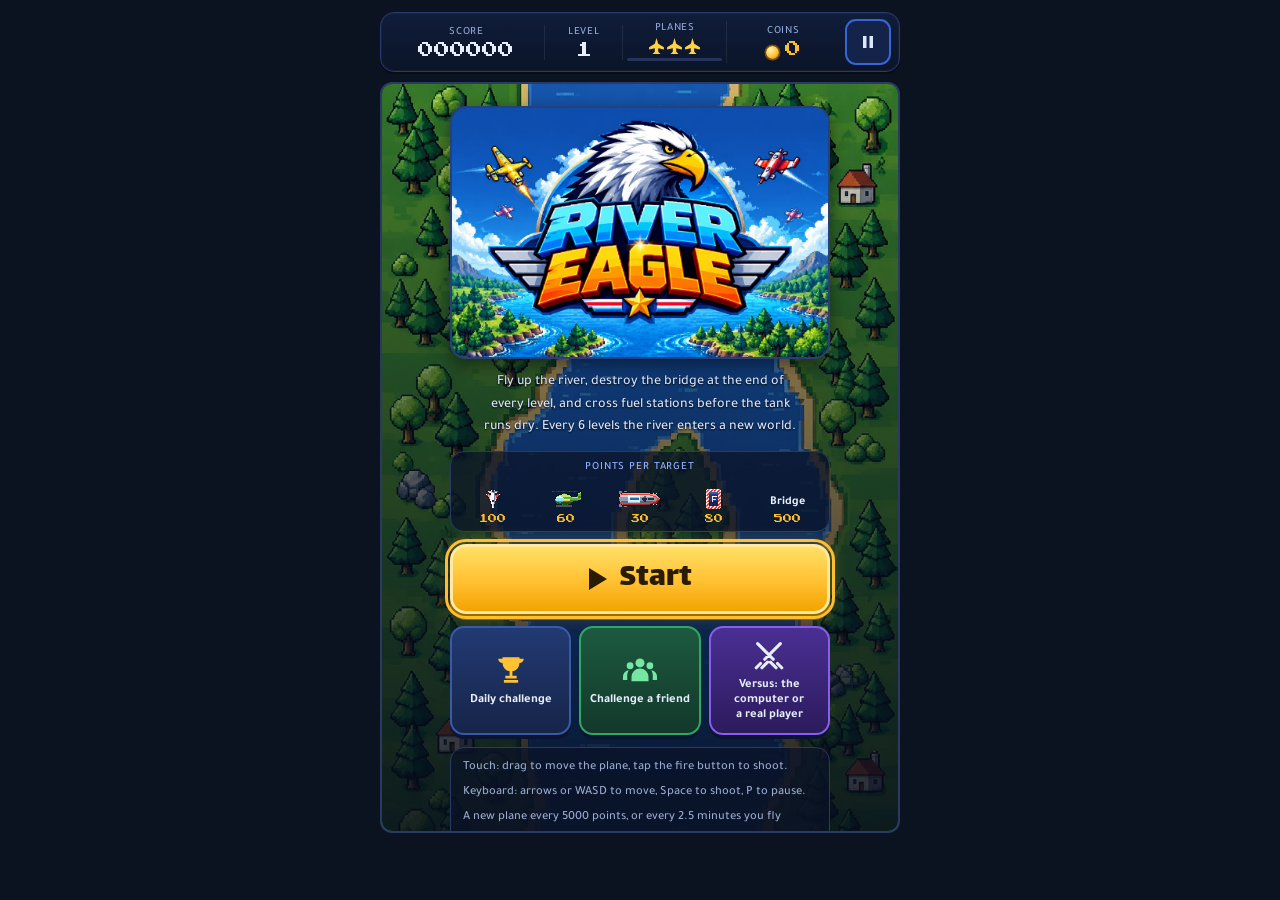
<file: index.html>
<!doctype html>
<html lang="en" dir="ltr">
<head>
<meta charset="utf-8">
<meta name="viewport" content="width=device-width,initial-scale=1,maximum-scale=1,viewport-fit=cover">
<meta name="theme-color" content="#0b1220">
<link rel="manifest" href="manifest.webmanifest">
<link rel="icon" href="icons/icon-96.webp" type="image/webp">
<link rel="apple-touch-icon" href="icons/icon-192.webp">
<title>River Eagle</title>
  <script type="module" crossorigin src="./assets/main-alLjXHsC.js"></script>
  <link rel="modulepreload" crossorigin href="./assets/music-BtmCLW5T.js">
  <link rel="stylesheet" crossorigin href="./assets/main-DGA8ofzw.css">
</head>
<body>
<div id="app" dir="ltr" lang="en">
  <header class="hud">
    <div class="stat"><span class="lbl" data-i18n="hud.score"></span><span class="num" id="score">0</span></div>
    <div class="stat"><span class="lbl" data-i18n="hud.level"></span><span class="num" id="level">1</span></div>
    <div class="stat">
      <span class="lbl" data-i18n="hud.planes"></span>
      <div class="lives" id="lives" dir="ltr"></div>
      <div class="lifebar" data-i18n-title="hud.lifeBar"><i id="lifeFill"></i></div>
    </div>
    <div class="stat"><span class="lbl" data-i18n="hud.coins"></span><span class="num coinnum" id="coins">0</span></div>
    <button class="iconbtn" id="pauseBtn" type="button" data-i18n-aria="hud.pause">
      <svg viewBox="0 0 14 14" width="14" height="14" aria-hidden="true"><rect x="2" y="1" width="3.5" height="12" fill="currentColor"/><rect x="8.5" y="1" width="3.5" height="12" fill="currentColor"/></svg>
    </button>
  </header>

  <main class="stage" id="stage">
    <canvas id="cv" width="360" height="520" data-i18n-aria="hud.canvasAria"></canvas>
    <div class="banner" id="banner" aria-live="polite"></div>
    <div class="buffs" id="buffs"></div>
    <div class="mult" id="mult" hidden></div>
    <div class="hint" id="hint" hidden aria-live="polite"></div>
    <div class="toast" id="toast" hidden role="status" aria-live="polite"></div>
    <div class="gauge" id="gauge">
      <span class="gl" data-i18n-aria="hud.fuel" role="img"><svg viewBox="0 0 12 14" width="15" height="17" aria-hidden="true"><path d="M1 1h6v12H1z" fill="currentColor"/><path d="M8 4l2 1.2v5a1 1 0 0 0 2 0V5.2L10 3" fill="none" stroke="currentColor" stroke-width="1.3"/><rect x="2" y="2" width="4" height="3" fill="#0b1220"/></svg></span>
      <div class="meter"><span>E</span><div class="bar"><i id="fuelFill"></i></div><span>F</span></div>
    </div>
    <button class="special" id="special" type="button" hidden data-i18n-aria="hud.specialAria"></button>
    <div class="dock" id="dock" hidden>
      <div class="dock-fire" id="dockFire"></div>
      <div class="dock-mid">
        <span class="dm-label" data-i18n="hud.mission"></span>
        <div class="dm-top"><span class="dm-title" id="cpTitle"></span></div>
        <div class="cp-bar"><i id="cpFill"></i></div>
        <div class="dm-nums" id="cpNums"></div>
      </div>
      <div class="dock-mode">
        <span class="dm-label" data-i18n="hud.fireMode"></span>
        <div class="seg2" id="fireMode" role="group" data-i18n-aria="hud.fireMode">
          <button type="button" id="fmManual" data-i18n="hud.fmManual"></button>
          <button type="button" id="fmAuto" data-i18n="hud.fmAuto"></button>
        </div>
      </div>
    </div>
    <button class="autotog" id="autoTog" type="button" aria-pressed="false"></button>
    <button class="fire" id="fire" type="button" data-i18n="hud.fire" data-i18n-aria="hud.fireAria"></button>

    <section class="panel" id="menu">
      <div class="card">
        <div class="hero"><img src="art/logo.webp" alt="" width="960" height="640" decoding="async"><h1 class="sr-only" data-i18n="app.title"></h1></div>
        <p class="lead" data-i18n="menu.lead"></p>
        <div class="legend">
          <span class="lbl" data-i18n="menu.points"></span>
          <div class="pts" id="pts"></div>
        </div>
        <button class="btn start" id="start" type="button"><i class="play" aria-hidden="true"></i><span data-i18n="menu.start"></span></button>
        <div class="modes">
          <button class="btn alt mode m-daily" id="dailyBtn" type="button"><i aria-hidden="true"></i><span data-i18n="menu.daily"></span></button>
          <button class="btn alt mode m-friend" id="vsBtn" type="button"><i aria-hidden="true"></i><span data-i18n="menu.versus"></span></button>
          <button class="btn alt mode m-versus" id="duelBtn" type="button"><i aria-hidden="true"></i><span data-i18n="menu.duel"></span></button>
        </div>
        <div class="pick">
          <span class="lbl" data-i18n="menu.startFrom"></span>
          <div class="opts" id="worldPick"></div>
        </div>
        <ul class="how">
          <li data-i18n="menu.howTouch"></li>
          <li data-i18n="menu.howKeys"></li>
          <li data-i18n="menu.howLives" data-i18n-params='{"score":5000}'></li>
          <li data-i18n="menu.howPower"></li>
        </ul>
        <div class="best">
          <span><span data-i18n="menu.best"></span> <b id="best">0</b></span>
          <div class="opts">
            <button class="chip" id="hangarBtn" type="button"></button>
            <button class="chip" id="progressBtn" type="button"></button>
            <button class="chip" id="settingsBtn" type="button" data-i18n="menu.settings"></button>
            <button class="chip" id="hallBtn" type="button" data-i18n="menu.hall"></button>
          </div>
        </div>
      </div>
    </section>

    <section class="panel" id="pause" hidden>
      <div class="card">
        <h2 data-i18n="pause.title"></h2>
        <button class="btn" id="resume" type="button" data-i18n="pause.resume"></button>
        <div class="opts">
          <button class="chip" id="pauseSettings" type="button" data-i18n="menu.settings"></button>
          <button class="chip" id="pauseQuit" type="button" data-i18n="pause.menu"></button>
        </div>
      </div>
    </section>

    <section class="panel" id="over" hidden>
      <div class="card">
        <h2 data-i18n="over.title"></h2>
        <div class="result">
          <div><span class="lbl" data-i18n="over.score"></span><b id="goScore">0</b></div>
          <div><span class="lbl" data-i18n="over.level"></span><b id="goLevel">1</b></div>
        </div>
        <p class="newbest" id="goNew" hidden data-i18n="over.newBest"></p>
        <p class="lbl" id="goPractice" hidden data-i18n="over.practice"></p>
        <form class="nameform" id="nameForm" hidden>
          <label class="lbl" for="nameInput" data-i18n="over.nameLabel"></label>
          <div class="row">
            <input id="nameInput" maxlength="12" autocomplete="off" data-i18n-ph="over.namePlaceholder">
            <button class="chip" type="submit" data-i18n="over.nameSave"></button>
          </div>
        </form>
        <p class="goal" id="goGoal"></p>
        <div class="publish" id="publishRow" hidden>
          <input id="pubName" maxlength="12" autocomplete="off" hidden data-i18n-ph="over.namePlaceholder">
          <button class="chip" id="publishBtn" type="button" data-i18n="over.publish"></button>
          <span class="lbl" id="publishStatus"></span>
        </div>
        <div class="hof" id="hofOver"></div>
        <button class="btn alt" id="overContinue" type="button" hidden data-i18n="ad.continue"></button>
        <button class="chip" id="overNoAds" type="button" hidden data-i18n="shop.removeAdsShort"></button>
        <button class="btn" id="again" type="button" data-i18n="over.again"></button>
      </div>
    </section>

    <section class="panel" id="levelEnd" hidden>
      <div class="card">
        <h2 id="leTitle"></h2>
        <div class="stars" id="leStars" role="img"></div>
        <ul class="starlist" id="leList"></ul>
        <p class="goal" id="leCoins"></p>
        <div class="result three">
          <div><span class="lbl" data-i18n="level.score"></span><b id="leScore">0</b></div>
          <div><span class="lbl" data-i18n="level.fuel"></span><b id="leFuel">0</b></div>
          <div><span class="lbl" data-i18n="level.deaths"></span><b id="leDeaths">0</b></div>
        </div>
        <button class="btn alt" id="leDouble" type="button" hidden data-i18n="ad.double"></button>
        <button class="btn" id="leNext" type="button" data-i18n="level.next"></button>
      </div>
    </section>

    <section class="panel" id="hangar" hidden>
      <div class="card">
        <h2 data-i18n="hangar.title"></h2>
        <p class="coinsline"><span data-i18n="hangar.coins"></span> <b id="hgCoins">0</b></p>
        <h3 class="hgh" data-i18n="hangar.upgrades"></h3>
        <div class="hglist" id="hgUp"></div>
        <h3 class="hgh" data-i18n="hangar.weapons"></h3>
        <div class="hglist" id="hgWeapons"></div>
        <h3 class="hgh" data-i18n="hangar.skins"></h3>
        <p class="lbl hintline" data-i18n="hangar.skinNote"></p>
        <div class="skins" id="hgSkins"></div>
        <button class="btn" id="hgBack" type="button" data-i18n="hall.back"></button>
      </div>
    </section>

    <section class="panel" id="settings" hidden>
      <div class="card">
        <h2 data-i18n="set.title"></h2>
        <div class="setlist">
          <label class="setrow"><span data-i18n="set.sfx"></span><input type="range" id="setSfx" min="0" max="100" step="5"></label>
          <label class="setrow"><span data-i18n="set.music"></span><input type="range" id="setMusic" min="0" max="100" step="5"></label>
          <label class="setrow"><span data-i18n="set.sens"></span><input type="range" id="setSens" min="8" max="16" step="1"></label>
          <div class="setrow"><span data-i18n="set.hand"></span>
            <span class="seg">
              <button class="chip" id="setHandR" type="button" aria-pressed="true" data-i18n="set.handRight"></button>
              <button class="chip" id="setHandL" type="button" aria-pressed="false" data-i18n="set.handLeft"></button>
            </span>
          </div>
          <p class="lbl hintline" data-i18n="set.handHint"></p>
          <div class="setrow"><span data-i18n="set.vibration"></span><button class="switch" id="setVib" type="button" role="switch" aria-checked="true"></button></div>
          <div class="setrow"><span data-i18n="set.auto"></span><button class="switch" id="setAuto" type="button" role="switch" aria-checked="false"></button></div>
          <div class="setrow"><span data-i18n="set.oneHand"></span><button class="switch" id="setOne" type="button" role="switch" aria-checked="false"></button></div>
          <div class="setrow"><span data-i18n="set.reduceFx"></span><button class="switch" id="setFx" type="button" role="switch" aria-checked="false"></button></div>
          <p class="lbl hintline" data-i18n="set.reduceFxHint"></p>
          <div class="setrow"><span data-i18n="opt.language"></span><button class="chip" id="setLang" type="button"></button></div>
          <div id="shopBox" hidden>
            <h3 class="sub" data-i18n="shop.title"></h3>
            <div class="setrow"><button class="chip wide" id="shop_remove_ads" type="button"></button></div>
            <div class="setrow"><button class="chip wide" id="shop_skin_pack" type="button"></button></div>
            <div class="setrow"><button class="chip" id="shopRestore" type="button" data-i18n="shop.restore"></button></div>
            <p class="lbl hintline" data-i18n="shop.hint"></p>
            <div class="setrow"><span data-i18n="set.stats"></span><button class="switch" id="setStats" type="button" role="switch" aria-checked="true"></button></div>
            <p class="lbl hintline" data-i18n="set.statsHint"></p>
            <div class="setrow"><button class="chip" id="shopPrivacyOpts" type="button" hidden data-i18n="shop.privacyOptions"></button></div>
          </div>
          <div class="setrow legal"><a class="chip" id="legalPrivacy" href="privacy.html" target="_blank" rel="noopener" data-i18n="legal.privacy"></a><a class="chip" href="licenses.html" target="_blank" rel="noopener" data-i18n="legal.licenses"></a></div>
          <div class="setrow"><button class="chip" id="deleteData" type="button" data-i18n="legal.deleteData"></button></div>
          <p class="lbl hintline" id="deleteStatus" data-i18n="legal.deleteHint"></p>
          <div class="setrow"><button class="chip" id="setTutorial" type="button" data-i18n="set.replayTutorial"></button></div>
        </div>
        <button class="btn" id="setBack" type="button" data-i18n="hall.back"></button>
      </div>
    </section>

    <section class="panel" id="hall" hidden>
      <div class="card">
        <h2 data-i18n="hall.title"></h2>
        <div class="tabs" id="hallTabs" role="tablist">
          <button class="chip" type="button" role="tab" data-board="local" data-i18n="board.local"></button>
          <button class="chip" type="button" role="tab" data-board="daily" data-i18n="board.daily"></button>
          <button class="chip" type="button" role="tab" data-board="weekly" data-i18n="board.weekly"></button>
          <button class="chip" type="button" role="tab" data-board="all" data-i18n="board.all"></button>
        </div>
        <p class="lbl hintline" id="hallNote"></p>
        <div class="hof" id="hofBox"></div>
        <button class="btn" id="hallBack" type="button" data-i18n="hall.back"></button>
      </div>
    </section>

    <section class="panel" id="daily" hidden>
      <div class="card">
        <h2 data-i18n="daily.title"></h2>
        <p class="lead" id="dyInfo"></p>
        <div class="result">
          <div><span class="lbl" data-i18n="daily.attempts"></span><b id="dyLeft">3</b></div>
          <div><span class="lbl" data-i18n="daily.best"></span><b id="dyBest">0</b></div>
        </div>
        <button class="btn" id="dyPlay" type="button" data-i18n="daily.play"></button>
        <p class="lbl hintline" data-i18n="daily.rules"></p>
        <h3 class="hgh" data-i18n="board.daily"></h3>
        <p class="lbl hintline" id="dyNote"></p>
        <div class="hof" id="dyBoard"></div>
        <button class="btn" id="dyBack" type="button" data-i18n="hall.back"></button>
      </div>
    </section>

    <section class="panel" id="dailyEnd" hidden>
      <div class="card">
        <h2 data-i18n="daily.endTitle"></h2>
        <div class="result">
          <div><span class="lbl" data-i18n="over.score"></span><b id="deScore">0</b></div>
          <div><span class="lbl" data-i18n="daily.best"></span><b id="deBest">0</b></div>
        </div>
        <p class="newbest" id="deNew" hidden data-i18n="daily.newBest"></p>
        <p class="goal" id="deStatus"></p>
        <form class="nameform" id="deNameForm" hidden>
          <label class="lbl" for="deName" data-i18n="daily.nameNeeded"></label>
          <div class="row">
            <input id="deName" maxlength="12" autocomplete="off" data-i18n-ph="over.namePlaceholder">
            <button class="chip" type="submit" data-i18n="over.nameSave"></button>
          </div>
        </form>
        <p class="goal" id="deVs" hidden></p>
        <button class="chip" id="deShare" type="button" data-i18n="vs.shareDaily"></button>
        <div class="hof" id="deBoard"></div>
        <button class="btn" id="deAgain" type="button"></button>
        <button class="chip" id="deMenu" type="button" data-i18n="pause.menu"></button>
      </div>
    </section>

    <section class="panel" id="duel" hidden>
      <div class="card">
        <h2 data-i18n="duel.title"></h2>
        <p class="lead" data-i18n="duel.lead"></p>
        <h3 class="hgh" data-i18n="duel.vsBot"></h3>
        <div class="row3">
          <button class="btn alt" id="duelEasy" type="button" data-i18n="duel.easy"></button>
          <button class="btn alt" id="duelMedium" type="button" data-i18n="duel.medium"></button>
          <button class="btn alt" id="duelHard" type="button" data-i18n="duel.hard"></button>
        </div>
        <h3 class="hgh" data-i18n="duel.vsOnline"></h3>
        <button class="btn" id="duelQuick" type="button" data-i18n="duel.quick"></button>
        <div class="row">
          <button class="chip" id="duelCreate" type="button" data-i18n="duel.create"></button>
        </div>
        <div class="row">
          <input id="duelCode" maxlength="4" autocomplete="off" autocapitalize="characters" data-i18n-ph="duel.codePh" aria-label="room code">
          <button class="chip" id="duelJoin" type="button" data-i18n="duel.join"></button>
        </div>
        <p class="lbl hintline" id="duelStatus"></p>
        <button class="chip" id="duelSame" type="button" data-i18n="duel.sameDevice"></button>
        <button class="chip" id="duelBack" type="button" data-i18n="hall.back"></button>
      </div>
    </section>

    <section class="panel" id="duelWait" hidden>
      <div class="card">
        <h2 id="dwTitle"></h2>
        <p class="lead" id="dwBody"></p>
        <div class="roomcode" id="dwCode" hidden></div>
        <button class="chip" id="dwShare" type="button" hidden data-i18n="duel.share"></button>
        <button class="btn alt" id="dwCancel" type="button" data-i18n="duel.cancel"></button>
      </div>
    </section>

    <section class="panel" id="lp" hidden>
      <div class="card">
        <h2 data-i18n="lp.title"></h2>
        <ul class="how">
          <li data-i18n="lp.rule1"></li>
          <li data-i18n="lp.rule2"></li>
          <li data-i18n="lp.rule3"></li>
          <li data-i18n="lp.rule4"></li>
          <li data-i18n="lp.rule5"></li>
        </ul>
        <button class="btn" id="lpStart" type="button" data-i18n="lp.start"></button>
        <button class="chip" id="lpBack" type="button" data-i18n="hall.back"></button>
      </div>
    </section>

    <section class="panel" id="lpEnd" hidden>
      <div class="card">
        <h2 id="leWinner"></h2>
        <p class="goal" id="leNote" hidden></p>
        <div class="result">
          <div><span class="lbl" id="lpName1"></span><b id="lpS1">0</b><span class="lbl" id="lpC1"></span></div>
          <div><span class="lbl" id="lpName2"></span><b id="lpS2">0</b><span class="lbl" id="lpC2"></span></div>
        </div>
        <button class="btn" id="lpAgain" type="button" data-i18n="lp.rematch"></button>
        <button class="chip" id="lpMenu" type="button" data-i18n="pause.menu"></button>
      </div>
    </section>

    <section class="panel" id="versus" hidden>
      <div class="card">
        <h2 data-i18n="vs.title"></h2>
        <p class="lead" data-i18n="vs.lead"></p>
        <button class="btn" id="vsCreate" type="button" data-i18n="vs.create"></button>
        <h3 class="hgh" data-i18n="vs.history"></h3>
        <div class="hglist" id="vsHistory"></div>
        <button class="btn" id="vsBack" type="button" data-i18n="hall.back"></button>
      </div>
    </section>

    <section class="panel" id="vsInvite" hidden>
      <div class="card">
        <h2 id="viTitle"></h2>
        <p class="lead" id="viBody"></p>
        <p class="goal" id="viNote"></p>
        <button class="btn" id="viAccept" type="button" data-i18n="vs.accept"></button>
        <button class="chip" id="viDecline" type="button" data-i18n="vs.decline"></button>
      </div>
    </section>

    <section class="panel" id="vsEnd" hidden>
      <div class="card">
        <h2 id="veTitle"></h2>
        <div class="result">
          <div><span class="lbl" data-i18n="vs.you"></span><b id="veMine">0</b></div>
          <div><span class="lbl" id="veTheirsLbl"></span><b id="veTheirs">0</b></div>
        </div>
        <p class="newbest" id="veOutcome" hidden></p>
        <p class="goal" id="veNote"></p>
        <form class="nameform" id="veNameForm" hidden>
          <label class="lbl" for="veName" data-i18n="daily.nameNeeded"></label>
          <div class="row">
            <input id="veName" maxlength="12" autocomplete="off" data-i18n-ph="over.namePlaceholder">
            <button class="chip" type="submit" data-i18n="over.nameSave"></button>
          </div>
        </form>
        <input class="linkbox" id="veLink" readonly hidden>
        <button class="btn" id="veSend" type="button"></button>
        <div class="opts">
          <button class="chip" id="veAgain" type="button" data-i18n="vs.again"></button>
          <button class="chip" id="veNew" type="button" data-i18n="vs.new"></button>
          <button class="chip" id="veMenu" type="button" data-i18n="pause.menu"></button>
        </div>
      </div>
    </section>

    <section class="panel" id="progress" hidden>
      <div class="card">
        <h2 data-i18n="progress.title"></h2>
        <h3 class="hgh" data-i18n="login.title"></h3>
        <div class="logindays" id="pgLogin"></div>
        <button class="btn" id="pgClaim" type="button"></button>
        <h3 class="hgh" data-i18n="missions.title"></h3>
        <div class="hglist" id="pgMissions"></div>
        <h3 class="hgh" data-i18n="event.title"></h3>
        <div class="hglist" id="pgEvent"></div>
        <h3 class="hgh" id="pgAchTitle"></h3>
        <div class="hglist" id="pgAch"></div>
        <button class="btn" id="pgBack" type="button" data-i18n="hall.back"></button>
      </div>
    </section>
  </main>
  <div class="deck" id="deck"><div class="deck-side" id="deckSide"></div></div>
</div>
</body>
</html>
</file>
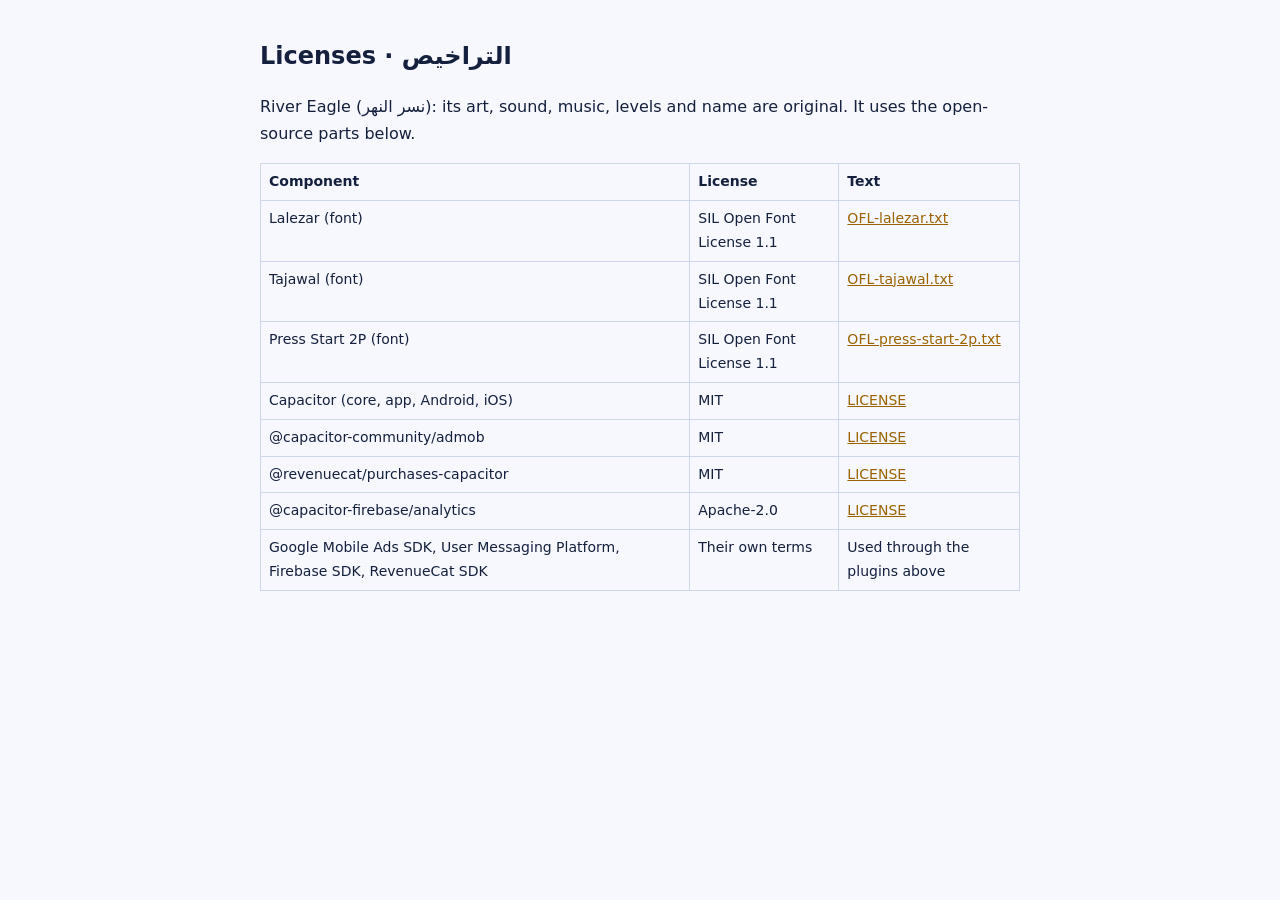
<file: licenses.html>
<!doctype html>
<html lang="en" dir="ltr">
<head>
<meta charset="utf-8">
<meta name="viewport" content="width=device-width,initial-scale=1">
<title>Licenses · التراخيص</title>
<style>
:root{--bg:#0b1220;--text:#e9eefb;--mut:#9fb0d0;--line:#243257;--amber:#f5b83d}
@media (prefers-color-scheme:light){:root{--bg:#f6f8fd;--text:#14203d;--mut:#4b5a7c;--line:#cdd6ea;--amber:#9a6200}}
body{margin:0;background:var(--bg);color:var(--text);font:16px/1.7 system-ui,sans-serif}
main{max-width:760px;margin:0 auto;padding:20px 16px 60px}
h1{font-size:24px}table{width:100%;border-collapse:collapse;font-size:14px}td,th{border:1px solid var(--line);padding:6px 8px;text-align:start;vertical-align:top}a{color:var(--amber)}
</style>
</head>
<body>
<main>
<h1>Licenses · التراخيص</h1>
<p>River Eagle (نسر النهر): its art, sound, music, levels and name are original. It uses the open-source parts below.</p>
<table>
<tr><th>Component</th><th>License</th><th>Text</th></tr>
<tr><td>Lalezar (font)</td><td>SIL Open Font License 1.1</td><td><a href="licenses/OFL-lalezar.txt">OFL-lalezar.txt</a></td></tr>
<tr><td>Tajawal (font)</td><td>SIL Open Font License 1.1</td><td><a href="licenses/OFL-tajawal.txt">OFL-tajawal.txt</a></td></tr>
<tr><td>Press Start 2P (font)</td><td>SIL Open Font License 1.1</td><td><a href="licenses/OFL-press-start-2p.txt">OFL-press-start-2p.txt</a></td></tr>
<tr><td>Capacitor (core, app, Android, iOS)</td><td>MIT</td><td><a href="https://github.com/ionic-team/capacitor/blob/main/LICENSE">LICENSE</a></td></tr>
<tr><td>@capacitor-community/admob</td><td>MIT</td><td><a href="https://github.com/capacitor-community/admob/blob/main/LICENSE">LICENSE</a></td></tr>
<tr><td>@revenuecat/purchases-capacitor</td><td>MIT</td><td><a href="https://github.com/RevenueCat/purchases-capacitor/blob/main/LICENSE">LICENSE</a></td></tr>
<tr><td>@capacitor-firebase/analytics</td><td>Apache-2.0</td><td><a href="https://github.com/capawesome-team/capacitor-firebase/blob/main/LICENSE">LICENSE</a></td></tr>
<tr><td>Google Mobile Ads SDK, User Messaging Platform, Firebase SDK, RevenueCat SDK</td><td>Their own terms</td><td>Used through the plugins above</td></tr>
</table>
</main>
</body>
</html>
</file>
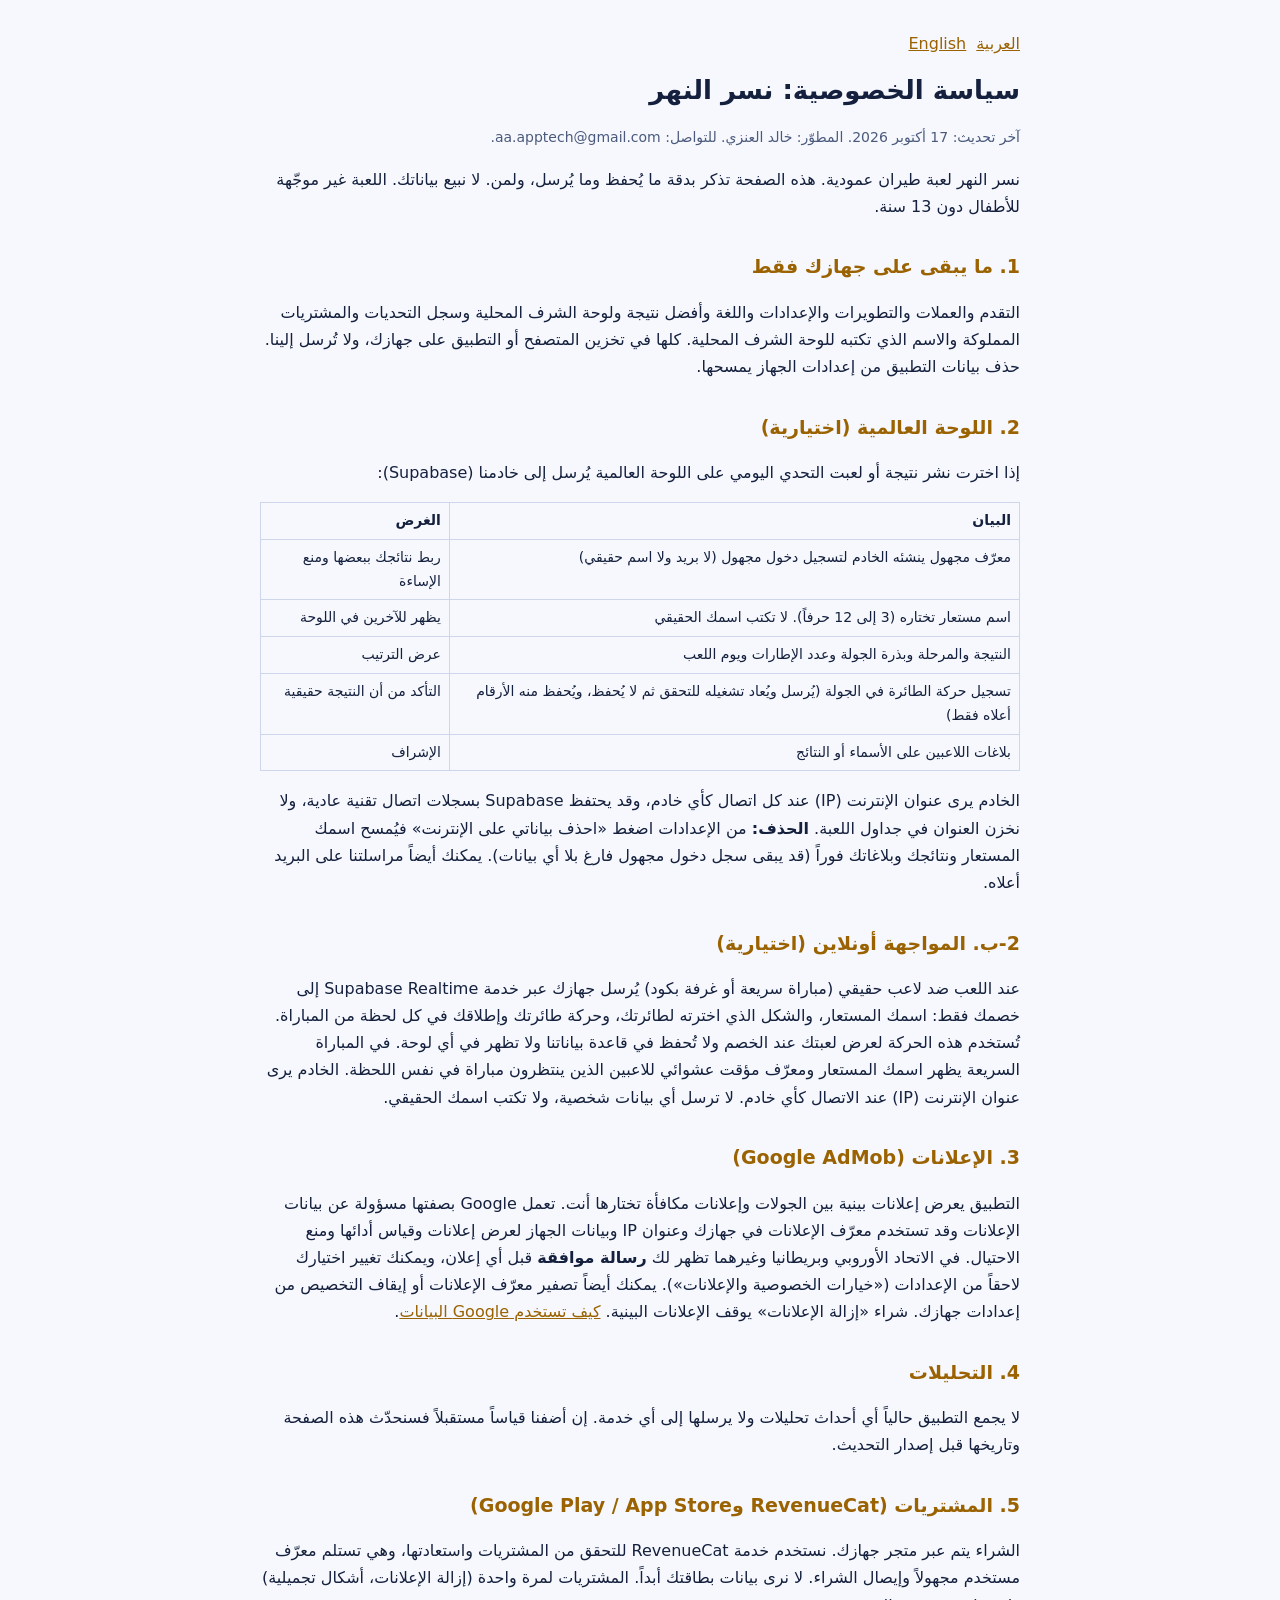
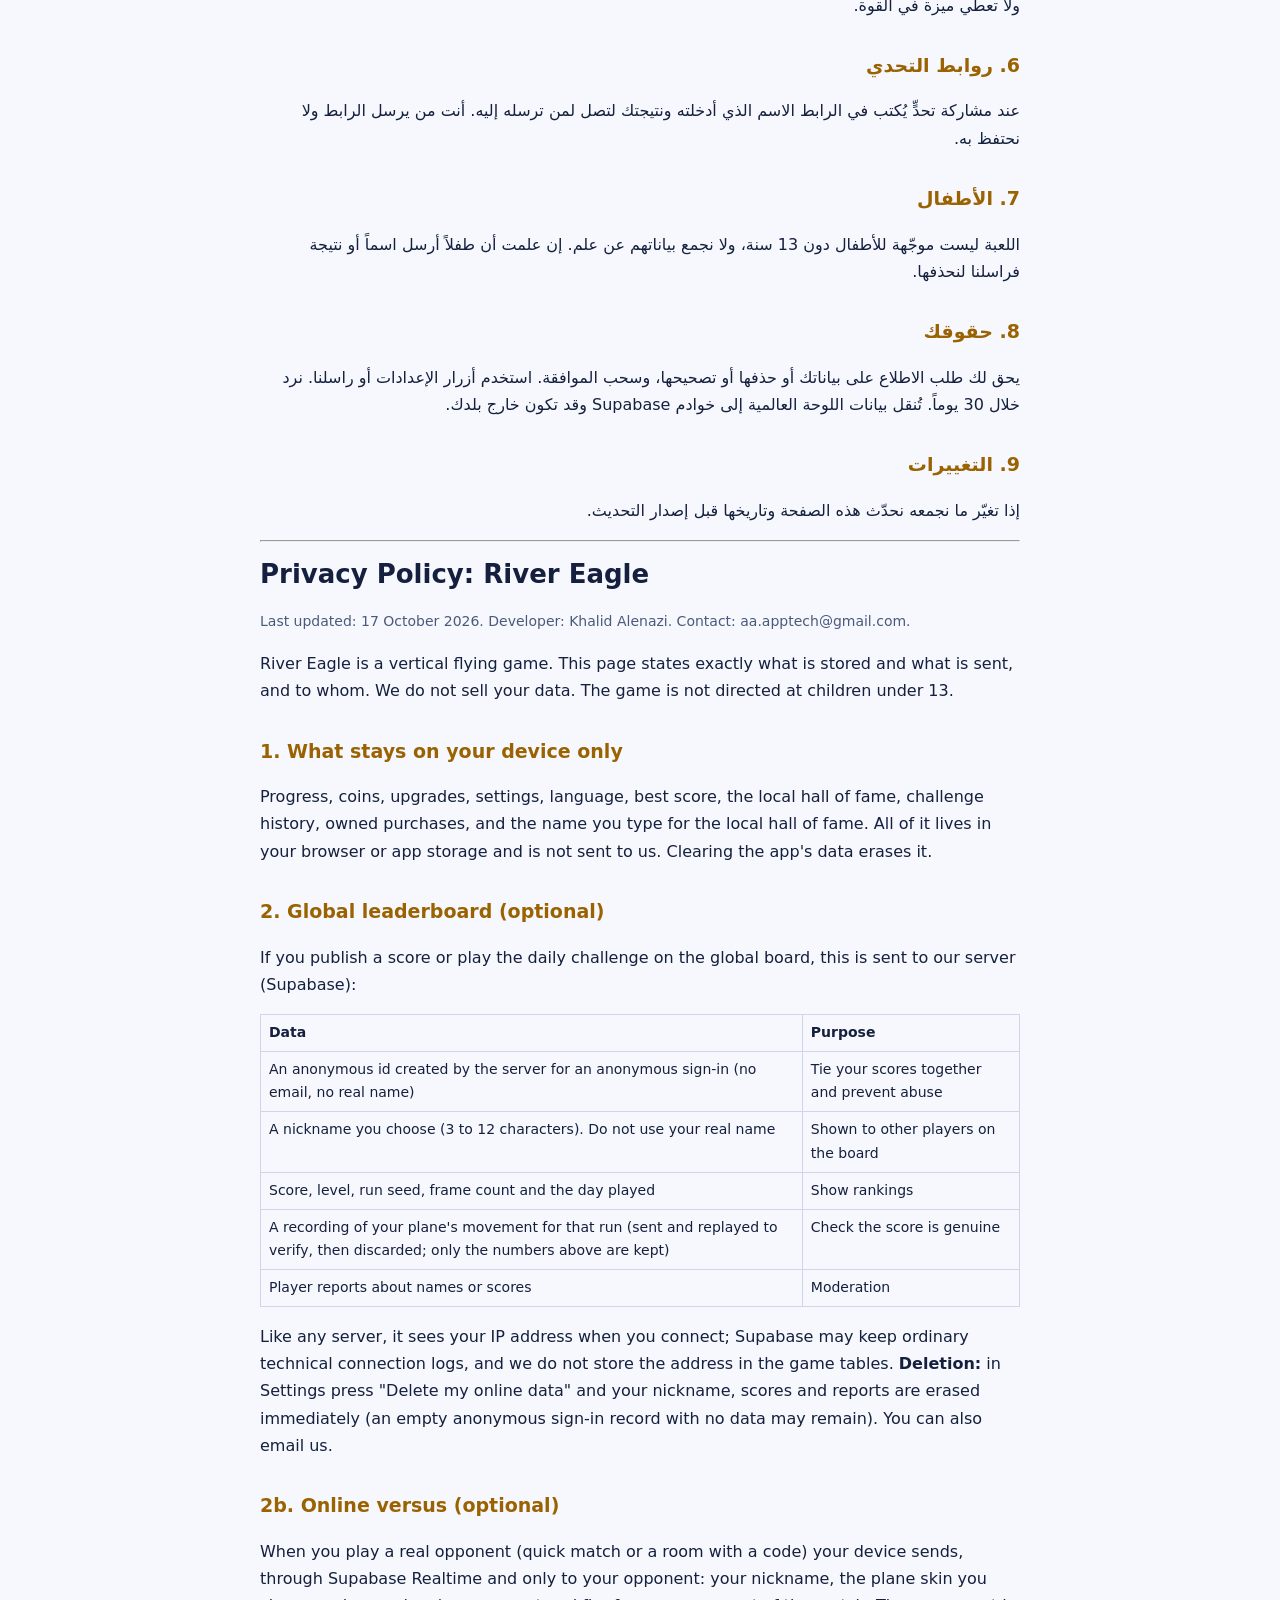
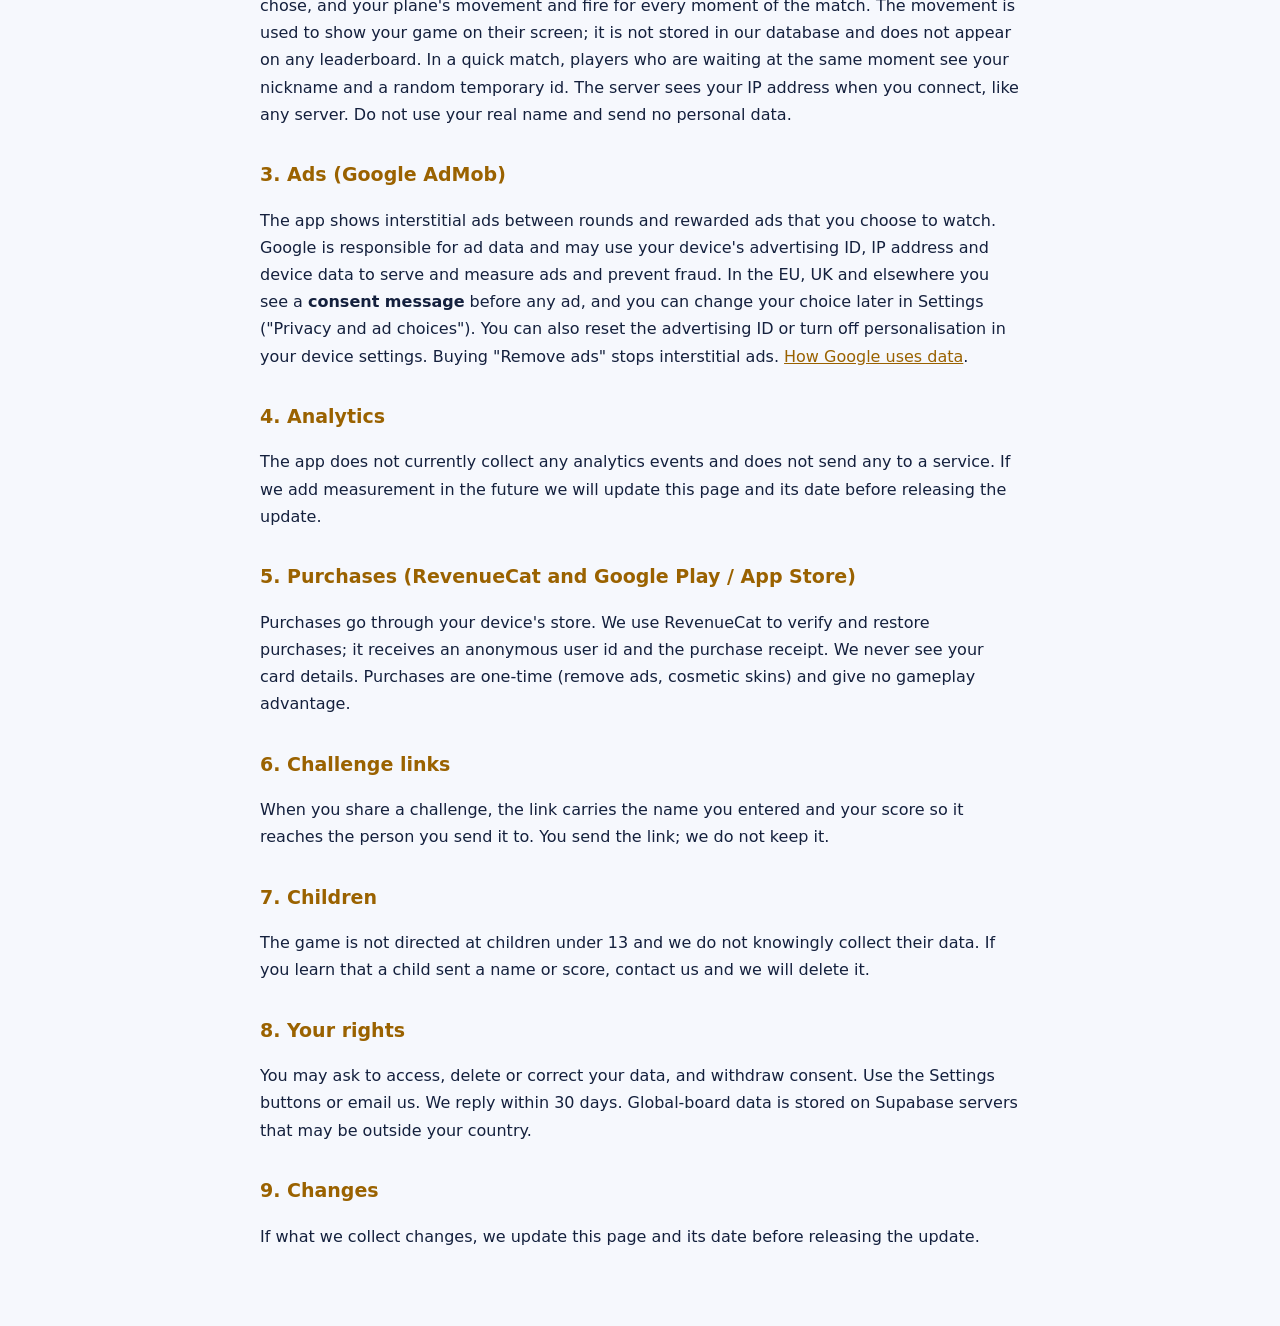
<file: privacy.html>
<!doctype html>
<html lang="ar" dir="rtl">
<head>
<meta charset="utf-8">
<meta name="viewport" content="width=device-width,initial-scale=1">
<meta name="robots" content="index">
<title>سياسة الخصوصية · Privacy Policy</title>
<style>
:root{--bg:#0b1220;--text:#e9eefb;--mut:#9fb0d0;--line:#243257;--amber:#f5b83d}
@media (prefers-color-scheme:light){:root{--bg:#f6f8fd;--text:#14203d;--mut:#4b5a7c;--line:#cdd6ea;--amber:#9a6200}}
body{margin:0;background:var(--bg);color:var(--text);font:16px/1.7 Tajawal,system-ui,sans-serif}
main{max-width:760px;margin:0 auto;padding:20px 16px 60px}
h1{font-size:26px;margin:.4em 0}h2{font-size:19px;margin:1.6em 0 .3em;color:var(--amber)}
table{width:100%;border-collapse:collapse;font-size:14px;margin:.6em 0}td,th{border:1px solid var(--line);padding:6px 8px;vertical-align:top;text-align:start}
.mut{color:var(--mut);font-size:14px}.lang{display:flex;gap:10px;margin:10px 0}a{color:var(--amber)}
[lang=en] section,section[lang=en]{direction:ltr;text-align:left}
</style>
</head>
<body>
<main>
<div class="lang"><a href="#ar">العربية</a><a href="#en">English</a></div>

<section id="ar" lang="ar" dir="rtl">
<h1>سياسة الخصوصية: نسر النهر</h1>
<p class="mut">آخر تحديث: 17 أكتوبر 2026. المطوّر: خالد العنزي. للتواصل: aa.apptech@gmail.com.</p>
<p>نسر النهر لعبة طيران عمودية. هذه الصفحة تذكر بدقة ما يُحفظ وما يُرسل، ولمن. لا نبيع بياناتك. اللعبة غير موجّهة للأطفال دون 13 سنة.</p>

<h2>1. ما يبقى على جهازك فقط</h2>
<p>التقدم والعملات والتطويرات والإعدادات واللغة وأفضل نتيجة ولوحة الشرف المحلية وسجل التحديات والمشتريات المملوكة والاسم الذي تكتبه للوحة الشرف المحلية. كلها في تخزين المتصفح أو التطبيق على جهازك، ولا تُرسل إلينا. حذف بيانات التطبيق من إعدادات الجهاز يمسحها.</p>

<h2>2. اللوحة العالمية (اختيارية)</h2>
<p>إذا اخترت نشر نتيجة أو لعبت التحدي اليومي على اللوحة العالمية يُرسل إلى خادمنا (Supabase):</p>
<table>
<tr><th>البيان</th><th>الغرض</th></tr>
<tr><td>معرّف مجهول ينشئه الخادم لتسجيل دخول مجهول (لا بريد ولا اسم حقيقي)</td><td>ربط نتائجك ببعضها ومنع الإساءة</td></tr>
<tr><td>اسم مستعار تختاره (3 إلى 12 حرفاً). لا تكتب اسمك الحقيقي</td><td>يظهر للآخرين في اللوحة</td></tr>
<tr><td>النتيجة والمرحلة وبذرة الجولة وعدد الإطارات ويوم اللعب</td><td>عرض الترتيب</td></tr>
<tr><td>تسجيل حركة الطائرة في الجولة (يُرسل ويُعاد تشغيله للتحقق ثم لا يُحفظ، ويُحفظ منه الأرقام أعلاه فقط)</td><td>التأكد من أن النتيجة حقيقية</td></tr>
<tr><td>بلاغات اللاعبين على الأسماء أو النتائج</td><td>الإشراف</td></tr>
</table>
<p>الخادم يرى عنوان الإنترنت (IP) عند كل اتصال كأي خادم، وقد يحتفظ Supabase بسجلات اتصال تقنية عادية، ولا نخزن العنوان في جداول اللعبة. <b>الحذف:</b> من الإعدادات اضغط «احذف بياناتي على الإنترنت» فيُمسح اسمك المستعار ونتائجك وبلاغاتك فوراً (قد يبقى سجل دخول مجهول فارغ بلا أي بيانات). يمكنك أيضاً مراسلتنا على البريد أعلاه.</p>

<h2>2-ب. المواجهة أونلاين (اختيارية)</h2>
<p>عند اللعب ضد لاعب حقيقي (مباراة سريعة أو غرفة بكود) يُرسل جهازك عبر خدمة Supabase Realtime إلى خصمك فقط: اسمك المستعار، والشكل الذي اخترته لطائرتك، وحركة طائرتك وإطلاقك في كل لحظة من المباراة. تُستخدم هذه الحركة لعرض لعبتك عند الخصم ولا تُحفظ في قاعدة بياناتنا ولا تظهر في أي لوحة. في المباراة السريعة يظهر اسمك المستعار ومعرّف مؤقت عشوائي للاعبين الذين ينتظرون مباراة في نفس اللحظة. الخادم يرى عنوان الإنترنت (IP) عند الاتصال كأي خادم. لا ترسل أي بيانات شخصية، ولا تكتب اسمك الحقيقي.</p>

<h2>3. الإعلانات (Google AdMob)</h2>
<p>التطبيق يعرض إعلانات بينية بين الجولات وإعلانات مكافأة تختارها أنت. تعمل Google بصفتها مسؤولة عن بيانات الإعلانات وقد تستخدم معرّف الإعلانات في جهازك وعنوان IP وبيانات الجهاز لعرض إعلانات وقياس أدائها ومنع الاحتيال. في الاتحاد الأوروبي وبريطانيا وغيرهما تظهر لك <b>رسالة موافقة</b> قبل أي إعلان، ويمكنك تغيير اختيارك لاحقاً من الإعدادات («خيارات الخصوصية والإعلانات»). يمكنك أيضاً تصفير معرّف الإعلانات أو إيقاف التخصيص من إعدادات جهازك. شراء «إزالة الإعلانات» يوقف الإعلانات البينية. <a href="https://policies.google.com/technologies/partner-sites">كيف تستخدم Google البيانات</a>.</p>

<h2>4. التحليلات</h2>
<p>لا يجمع التطبيق حالياً أي أحداث تحليلات ولا يرسلها إلى أي خدمة. إن أضفنا قياساً مستقبلاً فسنحدّث هذه الصفحة وتاريخها قبل إصدار التحديث.</p>

<h2>5. المشتريات (RevenueCat وGoogle Play / App Store)</h2>
<p>الشراء يتم عبر متجر جهازك. نستخدم خدمة RevenueCat للتحقق من المشتريات واستعادتها، وهي تستلم معرّف مستخدم مجهولاً وإيصال الشراء. لا نرى بيانات بطاقتك أبداً. المشتريات لمرة واحدة (إزالة الإعلانات، أشكال تجميلية) ولا تعطي ميزة في القوة.</p>

<h2>6. روابط التحدي</h2>
<p>عند مشاركة تحدٍّ يُكتب في الرابط الاسم الذي أدخلته ونتيجتك لتصل لمن ترسله إليه. أنت من يرسل الرابط ولا نحتفظ به.</p>

<h2>7. الأطفال</h2>
<p>اللعبة ليست موجّهة للأطفال دون 13 سنة، ولا نجمع بياناتهم عن علم. إن علمت أن طفلاً أرسل اسماً أو نتيجة فراسلنا لنحذفها.</p>

<h2>8. حقوقك</h2>
<p>يحق لك طلب الاطلاع على بياناتك أو حذفها أو تصحيحها، وسحب الموافقة. استخدم أزرار الإعدادات أو راسلنا. نرد خلال 30 يوماً. تُنقل بيانات اللوحة العالمية إلى خوادم Supabase وقد تكون خارج بلدك.</p>

<h2>9. التغييرات</h2>
<p>إذا تغيّر ما نجمعه نحدّث هذه الصفحة وتاريخها قبل إصدار التحديث.</p>
</section>

<hr>

<section id="en" lang="en" dir="ltr">
<h1>Privacy Policy: River Eagle</h1>
<p class="mut">Last updated: 17 October 2026. Developer: Khalid Alenazi. Contact: aa.apptech@gmail.com.</p>
<p>River Eagle is a vertical flying game. This page states exactly what is stored and what is sent, and to whom. We do not sell your data. The game is not directed at children under 13.</p>

<h2>1. What stays on your device only</h2>
<p>Progress, coins, upgrades, settings, language, best score, the local hall of fame, challenge history, owned purchases, and the name you type for the local hall of fame. All of it lives in your browser or app storage and is not sent to us. Clearing the app's data erases it.</p>

<h2>2. Global leaderboard (optional)</h2>
<p>If you publish a score or play the daily challenge on the global board, this is sent to our server (Supabase):</p>
<table>
<tr><th>Data</th><th>Purpose</th></tr>
<tr><td>An anonymous id created by the server for an anonymous sign-in (no email, no real name)</td><td>Tie your scores together and prevent abuse</td></tr>
<tr><td>A nickname you choose (3 to 12 characters). Do not use your real name</td><td>Shown to other players on the board</td></tr>
<tr><td>Score, level, run seed, frame count and the day played</td><td>Show rankings</td></tr>
<tr><td>A recording of your plane's movement for that run (sent and replayed to verify, then discarded; only the numbers above are kept)</td><td>Check the score is genuine</td></tr>
<tr><td>Player reports about names or scores</td><td>Moderation</td></tr>
</table>
<p>Like any server, it sees your IP address when you connect; Supabase may keep ordinary technical connection logs, and we do not store the address in the game tables. <b>Deletion:</b> in Settings press "Delete my online data" and your nickname, scores and reports are erased immediately (an empty anonymous sign-in record with no data may remain). You can also email us.</p>

<h2>2b. Online versus (optional)</h2>
<p>When you play a real opponent (quick match or a room with a code) your device sends, through Supabase Realtime and only to your opponent: your nickname, the plane skin you chose, and your plane's movement and fire for every moment of the match. The movement is used to show your game on their screen; it is not stored in our database and does not appear on any leaderboard. In a quick match, players who are waiting at the same moment see your nickname and a random temporary id. The server sees your IP address when you connect, like any server. Do not use your real name and send no personal data.</p>

<h2>3. Ads (Google AdMob)</h2>
<p>The app shows interstitial ads between rounds and rewarded ads that you choose to watch. Google is responsible for ad data and may use your device's advertising ID, IP address and device data to serve and measure ads and prevent fraud. In the EU, UK and elsewhere you see a <b>consent message</b> before any ad, and you can change your choice later in Settings ("Privacy and ad choices"). You can also reset the advertising ID or turn off personalisation in your device settings. Buying "Remove ads" stops interstitial ads. <a href="https://policies.google.com/technologies/partner-sites">How Google uses data</a>.</p>

<h2>4. Analytics</h2>
<p>The app does not currently collect any analytics events and does not send any to a service. If we add measurement in the future we will update this page and its date before releasing the update.</p>

<h2>5. Purchases (RevenueCat and Google Play / App Store)</h2>
<p>Purchases go through your device's store. We use RevenueCat to verify and restore purchases; it receives an anonymous user id and the purchase receipt. We never see your card details. Purchases are one-time (remove ads, cosmetic skins) and give no gameplay advantage.</p>

<h2>6. Challenge links</h2>
<p>When you share a challenge, the link carries the name you entered and your score so it reaches the person you send it to. You send the link; we do not keep it.</p>

<h2>7. Children</h2>
<p>The game is not directed at children under 13 and we do not knowingly collect their data. If you learn that a child sent a name or score, contact us and we will delete it.</p>

<h2>8. Your rights</h2>
<p>You may ask to access, delete or correct your data, and withdraw consent. Use the Settings buttons or email us. We reply within 30 days. Global-board data is stored on Supabase servers that may be outside your country.</p>

<h2>9. Changes</h2>
<p>If what we collect changes, we update this page and its date before releasing the update.</p>
</section>
</main>
</body>
</html>
</file>
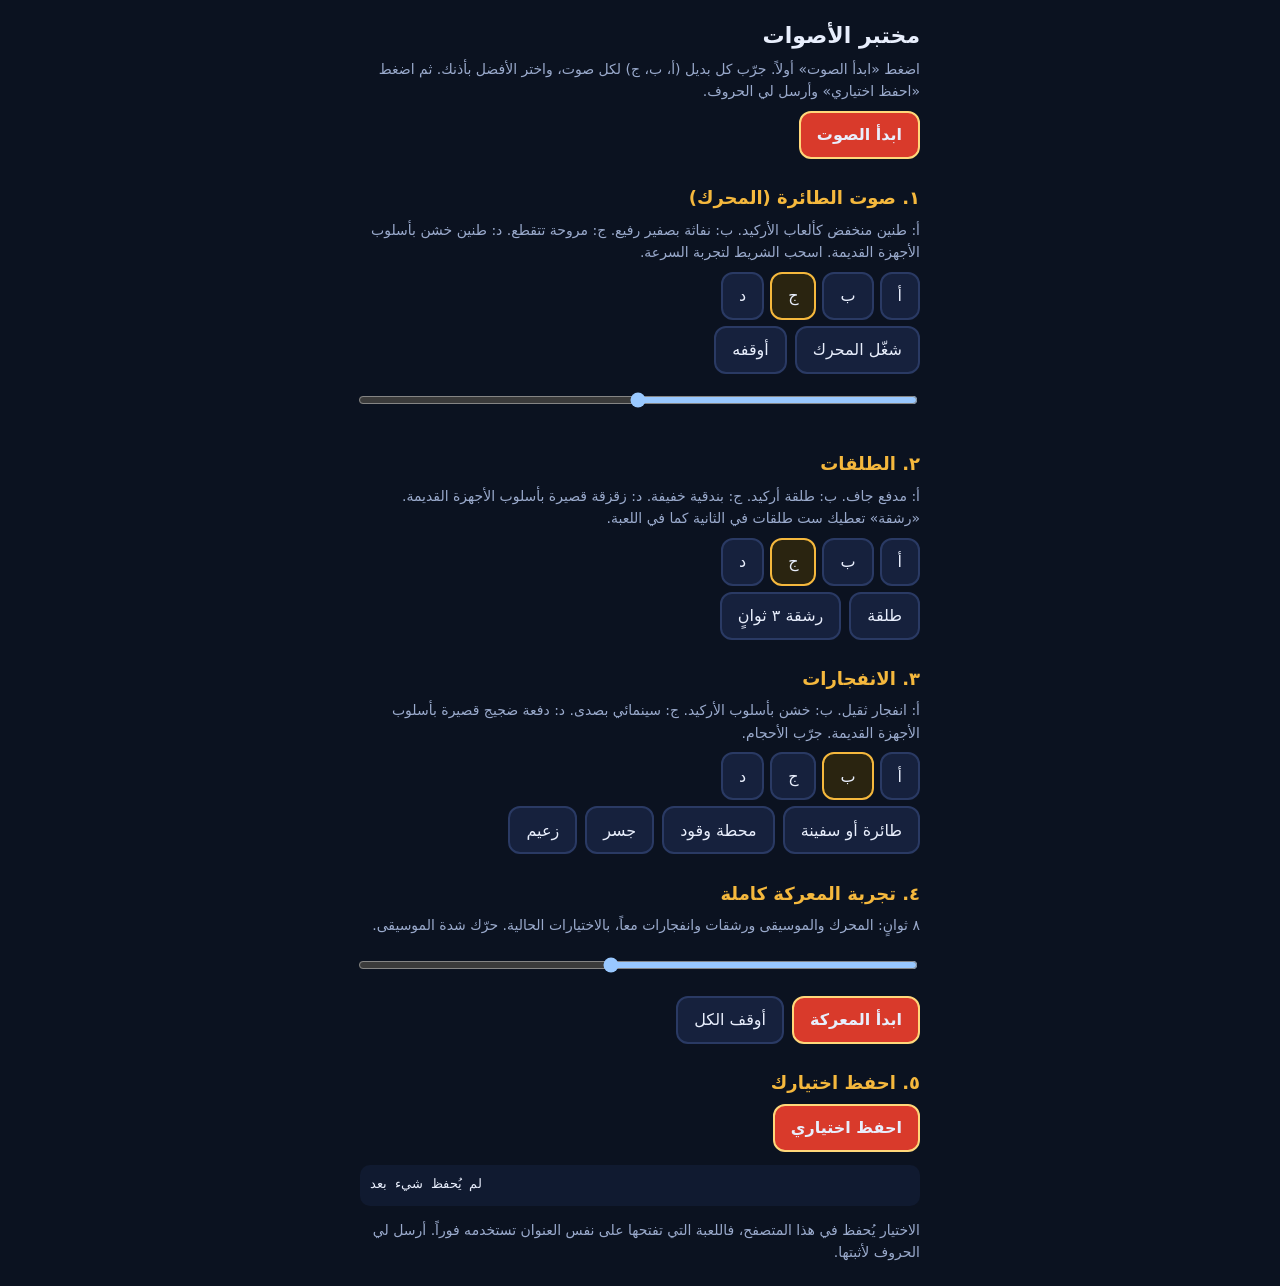
<file: preview/sound-lab.html>
<!doctype html>
<html lang="ar" dir="rtl">
<head>
<meta charset="utf-8">
<meta name="viewport" content="width=device-width,initial-scale=1">
<title>مختبر الأصوات</title>
<style>:root{--lightningcss-light: ;--lightningcss-dark:initial;color-scheme:dark}body{color:#e8eefc;margin:0;background:#0b1220;max-width:560px;margin-inline:auto;padding:14px;font:16px/1.6 system-ui,sans-serif}h1{margin:.2em 0;font-size:22px}h2{color:#f5b83d;margin:1.4em 0 .3em;font-size:18px}p{color:#9aaacc;margin:.3em 0 .6em;font-size:14px}.row{flex-wrap:wrap;gap:8px;margin:6px 0;display:flex}button{font:inherit;color:#e8eefc;cursor:pointer;background:#16213d;border:2px solid #2a3a64;border-radius:12px;min-height:48px;padding:0 16px}button.on{background:#2a2410;border-color:#f5b83d}button.big{background:#d93a2b;border-color:#ffd77a;font-weight:700}input[type=range]{width:100%;height:36px}pre{text-align:left;white-space:pre-wrap;direction:ltr;background:#101a30;border-radius:10px;padding:10px;font-size:13px}.pick{align-items:center;gap:6px;margin:6px 0;display:flex}</style>
  <script type="module" crossorigin src="../assets/soundlab-Bo-WgylS.js"></script>
  <link rel="modulepreload" crossorigin href="../assets/music-BtmCLW5T.js">
</head>
<body>
<h1>مختبر الأصوات</h1>
<p>اضغط «ابدأ الصوت» أولاً. جرّب كل بديل (أ، ب، ج) لكل صوت، واختر الأفضل بأذنك. ثم اضغط «احفظ اختياري» وأرسل لي الحروف.</p>
<div class="row"><button class="big" id="start">ابدأ الصوت</button></div>

<h2>١. صوت الطائرة (المحرك)</h2>
<p>أ: طنين منخفض كألعاب الأركيد. ب: نفاثة بصفير رفيع. ج: مروحة تتقطع. د: طنين خشن بأسلوب الأجهزة القديمة. اسحب الشريط لتجربة السرعة.</p>
<div class="pick" id="pickEngine"></div>
<div class="row"><button id="engOn">شغّل المحرك</button><button id="engOff">أوقفه</button></div>
<input type="range" id="throttle" min="0" max="100" value="50" aria-label="السرعة">

<h2>٢. الطلقات</h2>
<p>أ: مدفع جاف. ب: طلقة أركيد. ج: بندقية خفيفة. د: زقزقة قصيرة بأسلوب الأجهزة القديمة. «رشقة» تعطيك ست طلقات في الثانية كما في اللعبة.</p>
<div class="pick" id="pickShot"></div>
<div class="row"><button id="shot1">طلقة</button><button id="burst">رشقة ٣ ثوانٍ</button></div>

<h2>٣. الانفجارات</h2>
<p>أ: انفجار ثقيل. ب: خشن بأسلوب الأركيد. ج: سينمائي بصدى. د: دفعة ضجيج قصيرة بأسلوب الأجهزة القديمة. جرّب الأحجام.</p>
<div class="pick" id="pickBoom"></div>
<div class="row"><button id="bS">طائرة أو سفينة</button><button id="bM">محطة وقود</button><button id="bL">جسر</button><button id="bX">زعيم</button></div>

<h2>٤. تجربة المعركة كاملة</h2>
<p>٨ ثوانٍ: المحرك والموسيقى ورشقات وانفجارات معاً، بالاختيارات الحالية. حرّك شدة الموسيقى.</p>
<input type="range" id="inten" min="0" max="100" value="55" aria-label="شدة الموسيقى">
<div class="row"><button class="big" id="battle">ابدأ المعركة</button><button id="stopAll">أوقف الكل</button></div>

<h2>٥. احفظ اختيارك</h2>
<div class="row"><button class="big" id="save">احفظ اختياري</button></div>
<pre id="out">لم يُحفظ شيء بعد</pre>
<p>الاختيار يُحفظ في هذا المتصفح، فاللعبة التي تفتحها على نفس العنوان تستخدمه فوراً. أرسل لي الحروف لأثبتها.</p>
</body>
</html>
</file>
<file: assets/main-DGA8ofzw.css>
@font-face{font-family:Lalezar;font-style:normal;font-display:swap;font-weight:400;src:url(./lalezar-arabic-400-normal-D6_F3AeY.woff2)format("woff2"),url(./lalezar-arabic-400-normal-BT7j_n2X.woff)format("woff");unicode-range:U+6??,U+750-77F,U+870-88E,U+890-891,U+897-8E1,U+8E3-8FF,U+200C-200E,U+2010-2011,U+204F,U+2E41,U+FB50-FDFF,U+FE70-FE74,U+FE76-FEFC,U+102E0-102FB,U+10E60-10E7E,U+10EC2-10EC4,U+10EFC-10EFF,U+1EE00-1EE03,U+1EE05-1EE1F,U+1EE21-1EE22,U+1EE24,U+1EE27,U+1EE29-1EE32,U+1EE34-1EE37,U+1EE39,U+1EE3B,U+1EE42,U+1EE47,U+1EE49,U+1EE4B,U+1EE4D-1EE4F,U+1EE51-1EE52,U+1EE54,U+1EE57,U+1EE59,U+1EE5B,U+1EE5D,U+1EE5F,U+1EE61-1EE62,U+1EE64,U+1EE67-1EE6A,U+1EE6C-1EE72,U+1EE74-1EE77,U+1EE79-1EE7C,U+1EE7E,U+1EE80-1EE89,U+1EE8B-1EE9B,U+1EEA1-1EEA3,U+1EEA5-1EEA9,U+1EEAB-1EEBB,U+1EEF0-1EEF1}@font-face{font-family:Lalezar;font-style:normal;font-display:swap;font-weight:400;src:url(./lalezar-vietnamese-400-normal-ScipispP.woff2)format("woff2"),url(./lalezar-vietnamese-400-normal-DXhD3tbU.woff)format("woff");unicode-range:U+102-103,U+110-111,U+128-129,U+168-169,U+1A0-1A1,U+1AF-1B0,U+300-301,U+303-304,U+308-309,U+323,U+329,U+1EA0-1EF9,U+20AB}@font-face{font-family:Lalezar;font-style:normal;font-display:swap;font-weight:400;src:url(./lalezar-latin-ext-400-normal-Boaamuqr.woff2)format("woff2"),url(./lalezar-latin-ext-400-normal-Dq4DC2QX.woff)format("woff");unicode-range:U+100-2BA,U+2BD-2C5,U+2C7-2CC,U+2CE-2D7,U+2DD-2FF,U+304,U+308,U+329,U+1D00-1DBF,U+1E00-1E9F,U+1EF2-1EFF,U+2020,U+20A0-20AB,U+20AD-20C0,U+2113,U+2C60-2C7F,U+A720-A7FF}@font-face{font-family:Lalezar;font-style:normal;font-display:swap;font-weight:400;src:url(./lalezar-latin-400-normal-CsH8Qv7g.woff2)format("woff2"),url(./lalezar-latin-400-normal-Bm4W26Zi.woff)format("woff");unicode-range:U+??,U+131,U+152-153,U+2BB-2BC,U+2C6,U+2DA,U+2DC,U+304,U+308,U+329,U+2000-206F,U+20AC,U+2122,U+2191,U+2193,U+2212,U+2215,U+FEFF,U+FFFD}@font-face{font-family:Tajawal;font-style:normal;font-display:swap;font-weight:500;src:url(./tajawal-arabic-500-normal-BZ8ojJNu.woff2)format("woff2"),url(./tajawal-arabic-500-normal-CbVEaYEW.woff)format("woff");unicode-range:U+6??,U+750-77F,U+870-88E,U+890-891,U+897-8E1,U+8E3-8FF,U+200C-200E,U+2010-2011,U+204F,U+2E41,U+FB50-FDFF,U+FE70-FE74,U+FE76-FEFC,U+102E0-102FB,U+10E60-10E7E,U+10EC2-10EC4,U+10EFC-10EFF,U+1EE00-1EE03,U+1EE05-1EE1F,U+1EE21-1EE22,U+1EE24,U+1EE27,U+1EE29-1EE32,U+1EE34-1EE37,U+1EE39,U+1EE3B,U+1EE42,U+1EE47,U+1EE49,U+1EE4B,U+1EE4D-1EE4F,U+1EE51-1EE52,U+1EE54,U+1EE57,U+1EE59,U+1EE5B,U+1EE5D,U+1EE5F,U+1EE61-1EE62,U+1EE64,U+1EE67-1EE6A,U+1EE6C-1EE72,U+1EE74-1EE77,U+1EE79-1EE7C,U+1EE7E,U+1EE80-1EE89,U+1EE8B-1EE9B,U+1EEA1-1EEA3,U+1EEA5-1EEA9,U+1EEAB-1EEBB,U+1EEF0-1EEF1}@font-face{font-family:Tajawal;font-style:normal;font-display:swap;font-weight:500;src:url(./tajawal-latin-500-normal-CoYeBiSI.woff2)format("woff2"),url(./tajawal-latin-500-normal-DU9v6xgj.woff)format("woff");unicode-range:U+??,U+131,U+152-153,U+2BB-2BC,U+2C6,U+2DA,U+2DC,U+304,U+308,U+329,U+2000-206F,U+20AC,U+2122,U+2191,U+2193,U+2212,U+2215,U+FEFF,U+FFFD}@font-face{font-family:Tajawal;font-style:normal;font-display:swap;font-weight:700;src:url(./tajawal-arabic-700-normal-D2-eand5.woff2)format("woff2"),url(./tajawal-arabic-700-normal-9L7Zusdl.woff)format("woff");unicode-range:U+6??,U+750-77F,U+870-88E,U+890-891,U+897-8E1,U+8E3-8FF,U+200C-200E,U+2010-2011,U+204F,U+2E41,U+FB50-FDFF,U+FE70-FE74,U+FE76-FEFC,U+102E0-102FB,U+10E60-10E7E,U+10EC2-10EC4,U+10EFC-10EFF,U+1EE00-1EE03,U+1EE05-1EE1F,U+1EE21-1EE22,U+1EE24,U+1EE27,U+1EE29-1EE32,U+1EE34-1EE37,U+1EE39,U+1EE3B,U+1EE42,U+1EE47,U+1EE49,U+1EE4B,U+1EE4D-1EE4F,U+1EE51-1EE52,U+1EE54,U+1EE57,U+1EE59,U+1EE5B,U+1EE5D,U+1EE5F,U+1EE61-1EE62,U+1EE64,U+1EE67-1EE6A,U+1EE6C-1EE72,U+1EE74-1EE77,U+1EE79-1EE7C,U+1EE7E,U+1EE80-1EE89,U+1EE8B-1EE9B,U+1EEA1-1EEA3,U+1EEA5-1EEA9,U+1EEAB-1EEBB,U+1EEF0-1EEF1}@font-face{font-family:Tajawal;font-style:normal;font-display:swap;font-weight:700;src:url(./tajawal-latin-700-normal-BypgxfGb.woff2)format("woff2"),url(./tajawal-latin-700-normal-CV3bxpHe.woff)format("woff");unicode-range:U+??,U+131,U+152-153,U+2BB-2BC,U+2C6,U+2DA,U+2DC,U+304,U+308,U+329,U+2000-206F,U+20AC,U+2122,U+2191,U+2193,U+2212,U+2215,U+FEFF,U+FFFD}@font-face{font-family:"Press Start 2P";font-style:normal;font-display:swap;font-weight:400;src:url(./press-start-2p-cyrillic-ext-400-normal-CIYZrvmP.woff2)format("woff2"),url([data-uri])format("woff");unicode-range:U+460-52F,U+1C80-1C8A,U+20B4,U+2DE0-2DFF,U+A640-A69F,U+FE2E-FE2F}@font-face{font-family:"Press Start 2P";font-style:normal;font-display:swap;font-weight:400;src:url(./press-start-2p-cyrillic-400-normal-DBn7fddJ.woff2)format("woff2"),url([data-uri])format("woff");unicode-range:U+301,U+400-45F,U+490-491,U+4B0-4B1,U+2116}@font-face{font-family:"Press Start 2P";font-style:normal;font-display:swap;font-weight:400;src:url(./press-start-2p-greek-400-normal-DQfalijU.woff2)format("woff2"),url([data-uri])format("woff");unicode-range:U+370-377,U+37A-37F,U+384-38A,U+38C,U+38E-3A1,U+3A3-3FF}@font-face{font-family:"Press Start 2P";font-style:normal;font-display:swap;font-weight:400;src:url(./press-start-2p-latin-ext-400-normal-DpfYvR5A.woff2)format("woff2"),url(./press-start-2p-latin-ext-400-normal-DBgyq7ky.woff)format("woff");unicode-range:U+100-2BA,U+2BD-2C5,U+2C7-2CC,U+2CE-2D7,U+2DD-2FF,U+304,U+308,U+329,U+1D00-1DBF,U+1E00-1E9F,U+1EF2-1EFF,U+2020,U+20A0-20AB,U+20AD-20C0,U+2113,U+2C60-2C7F,U+A720-A7FF}@font-face{font-family:"Press Start 2P";font-style:normal;font-display:swap;font-weight:400;src:url(./press-start-2p-latin-400-normal-_wFEWmAB.woff2)format("woff2"),url(./press-start-2p-latin-400-normal-KLytu4cr.woff)format("woff");unicode-range:U+??,U+131,U+152-153,U+2BB-2BC,U+2C6,U+2DA,U+2DC,U+304,U+308,U+329,U+2000-206F,U+20AC,U+2122,U+2191,U+2193,U+2212,U+2215,U+FEFF,U+FFFD}:root{--ink:#0b1220;--panel:#131c30;--line:#2a3a64;--text:#e8eefc;--muted:#9aaacc;--amber:#ffbe2e;--amber-deep:#b57f00;--amber-ink:#2a1c00;--good:#5fd38a;--warn:#ffbe2e;--bad:#ff5a4d;--font-display:"Lalezar","Tajawal",system-ui,sans-serif;--font-body:"Tajawal",system-ui,sans-serif;--font-num:"Press Start 2P",ui-monospace,monospace;--lightningcss-light: ;--lightningcss-dark:initial;color-scheme:dark}*{box-sizing:border-box}body{background:var(--ink);color:var(--text);font-family:var(--font-body);padding-top:max(12px,env(safe-area-inset-top,0px));padding-bottom:max(12px,env(safe-area-inset-bottom,0px));padding-left:max(16px,env(safe-area-inset-left,0px));padding-right:max(16px,env(safe-area-inset-right,0px))}#app{flex-direction:column;gap:10px;max-width:440px;margin:0 auto;display:flex}.hud{align-items:center;gap:16px;display:flex}.stat{flex-direction:column;gap:5px;min-width:0;display:flex}.lbl{color:var(--muted);font-size:12px;line-height:1}.num{font-family:var(--font-num);font-variant-numeric:tabular-nums;font-size:14px;line-height:1}.lives{align-items:center;gap:3px;min-height:16px;display:flex}.lives .mult{font-size:11px}.lifebar{background:#26345a;border-radius:2px;width:100%;height:3px;overflow:hidden}.lifebar i{background:var(--good);width:0;height:100%;display:block}.iconbtn{background:var(--panel);border:1.5px solid var(--line);width:38px;height:38px;color:var(--text);cursor:pointer;border-radius:9px;place-items:center;margin-inline-start:auto;display:grid}.iconbtn:focus-visible,.btn:focus-visible,.chip:focus-visible,.fire:focus-visible{outline:3px solid var(--amber);outline-offset:2px}.stage{aspect-ratio:9/13;border:2px solid var(--line);touch-action:none;-webkit-user-select:none;user-select:none;background:#2b63b4;border-radius:12px;position:relative;overflow:hidden}.stage canvas{width:100%;height:100%;image-rendering:pixelated;touch-action:none;display:block}.banner{z-index:2;text-align:center;pointer-events:none;white-space:pre-line;font-family:var(--font-display);color:var(--amber);text-shadow:0 4px #3b2a00,0 0 18px #00000080;opacity:0;font-size:44px;line-height:1.15;position:absolute;top:16%;left:0;right:0}.banner.bad{color:var(--bad)}.banner.show{animation:2.4s ease-out bn}@keyframes bn{0%{opacity:0;transform:translateY(10px)}12%{opacity:1;transform:none}78%{opacity:1}to{opacity:0}}.buffs{z-index:2;pointer-events:none;gap:6px;display:flex;position:absolute;top:10px;left:10px}.buff{color:var(--text);background:#070c18c7;border-radius:999px;padding:3px 9px;font-size:12px;font-weight:700}.buff.s{border:1.5px solid #7fd0ff}.buff.d{border:1.5px solid #f08a24}.gauge{z-index:2;pointer-events:none;background:#070c18b8;border-radius:9px;align-items:center;gap:10px;padding:7px 10px;display:flex;position:absolute;bottom:14px;left:12px;right:98px}.gl{font-size:13px;font-weight:700}.meter{min-width:0;font-family:var(--font-num);color:var(--muted);direction:ltr;flex:1;align-items:center;gap:6px;font-size:9px;display:flex}.bar{background:#0a1020;border:2px solid #4d5e8c;flex:1;height:14px;position:relative;overflow:hidden}.bar i{background:var(--good);width:100%;height:100%;display:block}.bar:after{content:"";background:repeating-linear-gradient(90deg,#0000 0 8px,#0a1020 8px 10px);position:absolute;inset:0}.gauge.mid .bar i{background:var(--warn)}.gauge.low .bar i{background:var(--bad)}.gauge.low{animation:.5s steps(2,end) infinite lowfuel}@keyframes lowfuel{50%{background:#78140fe6}}.fire{z-index:2;color:#fff;width:74px;height:74px;font-family:var(--font-display);touch-action:none;cursor:pointer;background:radial-gradient(circle at 35% 30%,#ff8b6b,#d93a2b);border:3px solid #ffd77a;border-radius:50%;font-size:22px;display:none;position:absolute;bottom:12px;right:12px;box-shadow:0 5px #7d1d14}.fire.on{transform:translateY(3px);box-shadow:0 2px #7d1d14}@media (hover:none) and (pointer:coarse),(any-pointer:coarse){.fire{place-items:center;display:grid}}body.tall .dock .fire{place-items:center;display:grid}.panel{z-index:4;background:#070c18e0;place-items:start center;padding:16px;display:grid;position:absolute;inset:0;overflow:auto}.panel>.card{margin:auto 0}.card{text-align:center;flex-direction:column;align-items:center;gap:12px;width:100%;min-width:0;max-width:330px;display:flex}.card h1,.card h2{font-family:var(--font-display);color:var(--amber);text-shadow:0 4px #6b4a00;text-wrap:balance;margin:0;font-weight:400;line-height:1}.card h1{font-size:60px}.card h2{font-size:42px}.lead{text-wrap:balance;margin:0;font-size:15px;line-height:1.65}.btn{font-family:var(--font-display);background:var(--amber);color:var(--amber-ink);box-shadow:0 4px 0 var(--amber-deep);cursor:pointer;border:0;border-radius:10px;padding:11px 28px;font-size:24px;line-height:1}.btn:active{box-shadow:0 1px 0 var(--amber-deep);transform:translateY(3px)}.opts{flex-wrap:wrap;justify-content:center;gap:8px;display:flex}.chip{font-family:var(--font-body);border:1.5px solid var(--line);background:var(--panel);color:var(--muted);cursor:pointer;border-radius:999px;padding:7px 13px;font-size:13px;font-weight:700}.chip[aria-pressed=true]{color:var(--text);border-color:var(--amber)}.how{color:var(--muted);text-align:start;gap:6px;margin:0;padding:0;font-size:13px;line-height:1.55;list-style:none;display:grid}.legend{flex-direction:column;gap:6px;width:100%;display:flex}.pts{grid-template-columns:repeat(5,1fr);gap:6px;display:grid}.pt{flex-direction:column;justify-content:flex-end;align-items:center;gap:5px;min-height:44px;font-size:12px;font-weight:700;display:flex}.pt img{width:auto;height:20px;image-rendering:pixelated}.pt b{font-family:var(--font-num);color:var(--amber);font-size:9px;font-weight:400}.best{color:var(--muted);align-items:center;gap:10px;margin:0;font-size:13px;display:flex}.best b{font-family:var(--font-num);color:var(--text);font-size:12px;font-weight:400}.result{grid-template-columns:1fr 1fr;gap:10px;width:100%;display:grid}.result div{background:var(--panel);border:1.5px solid var(--line);border-radius:10px;flex-direction:column;align-items:center;gap:7px;min-width:0;padding:10px 6px;display:flex}.result b{font-family:var(--font-num);font-size:14px;font-weight:400}.newbest{font-family:var(--font-display);color:var(--good);margin:0;font-size:24px}.pick{flex-direction:column;align-items:center;gap:6px;width:100%;display:flex}.hof{gap:4px;width:100%;font-size:13px;display:grid}.hofrow{background:var(--panel);text-align:start;border-radius:8px;grid-template-columns:22px 1fr auto 40px;align-items:center;gap:8px;padding:6px 10px;display:grid}.hofrow.me{outline:2px solid var(--amber)}.hofrow .c0{font-family:var(--font-num);color:var(--muted);font-size:10px}.hofrow .c1{text-overflow:ellipsis;white-space:nowrap;font-weight:700;overflow:hidden}.hofrow .c2{font-family:var(--font-num);font-size:11px}.hofrow .c3{color:var(--muted);text-align:end;font-size:12px}.nameform{text-align:start;flex-direction:column;gap:6px;width:100%;display:flex}.nameform .row{gap:8px;display:flex}.nameform input{min-width:0;font-family:var(--font-body);border:1.5px solid var(--line);background:var(--panel);color:var(--text);border-radius:8px;flex:1;padding:8px 10px;font-size:15px}.nameform input:focus-visible{outline:3px solid var(--amber);outline-offset:1px}@media (prefers-reduced-motion:reduce){.gauge.low{animation:none}}html,body{margin:0}body{font-size:14px}[hidden]{display:none!important}img{max-width:100%}html,body{min-height:100%}#app{max-width:520px}.stage{width:min(100%,69.2308vh - 54px);flex:none;width:min(100%,69.2308dvh - 54px);margin-inline:auto}.btn{min-height:48px}.chip{justify-content:center;align-items:center;min-height:44px;padding-inline:16px;display:inline-flex}.iconbtn{width:44px;height:44px}.hud{min-height:44px}.hint{z-index:3;text-align:center;pointer-events:none;border:2px solid var(--amber);color:var(--text);background:#070c18db;border-radius:12px;padding:10px 14px;font-size:16px;font-weight:700;line-height:1.45;position:absolute;top:28%;left:14px;right:14px}.goal{color:var(--amber);margin:0;font-size:14px;font-weight:700;line-height:1.5}.result.three{grid-template-columns:repeat(3,1fr)}.setlist{text-align:start;flex-direction:column;gap:4px;width:100%;display:flex}.setrow{justify-content:space-between;align-items:center;gap:12px;min-height:44px;font-size:14px;font-weight:700;display:flex}.setrow input[type=range]{min-width:0;height:44px;accent-color:var(--amber);background:0 0;flex:0 0 46%}.hintline{margin:0 0 6px;font-weight:400}.switch{cursor:pointer;background:0 0;border:0;flex:none;width:56px;height:44px;position:relative}.switch:before{content:"";inset-inline-start:0;border:1.5px solid var(--line);background:#26345a;border-radius:999px;width:56px;height:28px;position:absolute;top:8px}.switch:after{content:"";top:12px;background:#9aaacc;border-radius:50%;width:20px;height:20px;transition:transform .15s,background .15s;position:absolute;inset-inline-start:4px}.switch[aria-checked=true]:before{background:var(--amber-deep);border-color:var(--amber)}.switch[aria-checked=true]:after{background:#fff;transform:translate(28px)}[dir=rtl] .switch[aria-checked=true]:after{transform:translate(-28px)}.switch:focus-visible{outline:3px solid var(--amber);outline-offset:2px;border-radius:12px}input[type=range]:focus-visible{outline:3px solid var(--amber);outline-offset:2px}.stars{direction:ltr;justify-content:center;gap:10px;font-size:52px;line-height:1;display:flex}.stars .on{color:var(--amber);text-shadow:0 3px #6b4a00}.stars .off{color:#3a4a74}.starlist{text-align:start;gap:6px;width:100%;margin:0;padding:0;font-size:14px;list-style:none;display:grid}.starlist li{background:var(--panel);border-radius:8px;align-items:center;gap:10px;min-height:44px;padding:8px 10px;display:flex}.starlist li b{font-family:var(--font-num);text-align:center;width:1.4em;font-size:12px;font-weight:400}.starlist li.ok b{color:var(--good)}.starlist li.no{color:var(--muted)}.starlist li.no b{color:var(--bad)}body.reduce-fx .gauge.low{animation:none}body.one-hand .fire{display:none!important}.chip[aria-disabled=true]{opacity:.45;cursor:not-allowed}@media (prefers-reduced-motion:reduce){.banner.show{animation-duration:10ms}}.hud{gap:12px}.stat{flex:none}.scorerow{align-items:center;gap:6px;display:flex}.mult{z-index:2;pointer-events:none;font-family:var(--font-num);background:var(--amber);color:var(--amber-ink);box-shadow:0 3px 0 var(--amber-deep);border-radius:8px;padding:6px 8px;font-size:13px;line-height:1;position:absolute;top:10px;right:10px}.coinnum{color:var(--amber)}.pulse{animation:.7s ease-out pulse}@keyframes pulse{0%{filter:brightness(1.6);transform:scale(1.5)}to{filter:none;transform:none}}.buff.m{border:1.5px solid #6fe08c}.buff.t{border:1.5px solid #b79cff}.buffs{flex-wrap:wrap;max-width:75%}.special{z-index:2;color:#fff;min-width:74px;height:44px;font-family:var(--font-display);touch-action:none;cursor:pointer;background:linear-gradient(#5aa8ff,#2b63d9);border:2.5px solid #bfe3ff;border-radius:22px;padding:0 12px;font-size:17px;display:none;position:absolute;bottom:96px;right:12px;box-shadow:0 4px #14388a}.special.empty{filter:grayscale(.9)brightness(.7)}@media (hover:none) and (pointer:coarse){.special:not([hidden]){place-items:center;display:grid}}.coinsline{color:var(--muted);margin:0;font-size:15px}.coinsline b{font-family:var(--font-num);color:var(--amber);margin-inline-start:6px;font-size:14px;font-weight:400}.hgh{font-family:var(--font-display);color:var(--text);align-self:flex-start;margin:6px 0 0;font-size:20px;font-weight:400}.hglist{gap:8px;width:100%;display:grid}.hgrow{background:var(--panel);text-align:start;border:1.5px solid #0000;border-radius:10px;justify-content:space-between;align-items:center;gap:10px;padding:8px 10px;display:flex}.hgrow.on{border-color:var(--amber)}.hginfo{flex-direction:column;gap:3px;min-width:0;display:flex}.hginfo b{font-size:14px}.hginfo .lbl{font-size:12px;line-height:1.4}.hginfo .dim{opacity:.7}.pips{letter-spacing:2px;color:var(--amber);text-align:start;direction:ltr;font-size:12px}.hgrow .chip{flex:none;font-size:12px}.skins{grid-template-columns:repeat(3,1fr);gap:8px;width:100%;display:grid}.skin{border:1.5px solid var(--line);background:var(--panel);min-height:44px;color:var(--text);cursor:pointer;font-family:var(--font-body);border-radius:10px;flex-direction:column;align-items:center;gap:4px;padding:8px 4px;display:flex}.skin canvas{image-rendering:pixelated}.skin .sname{font-size:12px;font-weight:700}.skin .lbl{font-size:11px}.skin.on{border-color:var(--amber)}.skin.locked{opacity:.8}.skin[aria-disabled=true],.hgrow .chip[aria-disabled=true]{opacity:.45;cursor:not-allowed}.btn.alt{color:var(--text);background:#2a3a64;box-shadow:0 4px #17203f}.btn[aria-disabled=true],.chip[aria-disabled=true]{opacity:.5;cursor:not-allowed}.toast{z-index:5;text-align:center;pointer-events:none;border:2px solid var(--good);color:var(--text);background:#070c18eb;border-radius:12px;padding:10px 14px;font-size:15px;font-weight:700;position:absolute;top:14px;left:14px;right:14px}.tabs{flex-wrap:wrap;justify-content:center;gap:6px;display:flex}.tabs .chip[aria-selected=true]{color:var(--text);border-color:var(--amber)}.hofrow.withact{grid-template-columns:22px 1fr auto 40px 32px}.flag{min-width:32px;min-height:32px;color:var(--muted);cursor:pointer;background:0 0;border:0;font-size:16px}.rowmenu{flex-wrap:wrap;justify-content:center;gap:6px;padding:6px 4px;display:flex}.rowmenu .chip{min-height:36px;font-size:12px}.publish{flex-direction:column;align-items:center;gap:6px;display:flex}.logindays{grid-template-columns:repeat(7,1fr);gap:4px;width:100%;display:grid}.lday{background:var(--panel);border:1.5px solid #0000;border-radius:8px;flex-direction:column;align-items:center;gap:3px;padding:6px 2px;font-size:10px;display:flex}.lday .lbl{font-size:10px}.lday b{font-family:var(--font-num);color:var(--amber);font-size:9px;font-weight:400}.lday.got{opacity:.55}.lday.now{border-color:var(--amber)}.bar2{background:#0a1020;border:1.5px solid #3a4a74;border-radius:8px;min-width:120px;height:16px;position:relative;overflow:hidden}.bar2 i{background:var(--good);opacity:.85;position:absolute;inset:0 auto 0 0}.bar2 span{text-align:center;font-size:11px;font-weight:700;line-height:13px;display:block;position:relative}.reward{font-family:var(--font-num);color:var(--amber);flex:none;font-size:11px}.hglist .hginfo{flex:1}.linkbox{width:100%;font-family:var(--font-body);border:1.5px solid var(--line);background:var(--panel);color:var(--text);text-align:start;direction:ltr;border-radius:8px;padding:8px 10px;font-size:12px}body.versus .buffs,body.versus .mult,body.versus #banner,body.versus .hint,body.versus .hud .stat,body.versus .gauge,body.versus .special,body.versus:not(.solo) .fire{display:none!important}body.versus .hud{justify-content:flex-end}.autotog{z-index:2;min-width:92px;height:44px;color:var(--muted);font-family:var(--font-body);touch-action:manipulation;cursor:pointer;background:#070c18d1;border:2.5px solid #5a6a96;border-radius:22px;padding:0 12px;font-size:13px;font-weight:700;display:none;position:absolute;bottom:58px;right:98px}.autotog.on{border-color:var(--good);color:var(--text);background:#14462dd9}@media (hover:none) and (pointer:coarse){.autotog{place-items:center;display:grid}}body.one-hand .autotog,body.versus:not(.solo) .autotog{display:none!important}.seg{flex:none;gap:6px;display:flex}.seg .chip{padding-inline:12px;font-size:12px}.seg .chip[aria-pressed=true]{color:var(--text);border-color:var(--amber)}body.fire-left .fire,body.fire-left .special{left:12px;right:auto}body.fire-left .autotog{left:98px;right:auto}.gauge{flex-direction:column;align-items:center;gap:4px;width:34px;height:min(46%,230px);padding:6px 3px 8px;inset:74px auto auto 8px}.gauge .gl{font-size:10px;line-height:1}.meter{flex-direction:column-reverse;align-items:center;gap:3px;width:100%;height:100%;min-height:0}.bar{flex:1;width:14px;height:auto;min-height:0}.bar i{width:100%;position:absolute;bottom:0;left:0;right:0}.bar:after{background:repeating-linear-gradient(0deg,#0000 0 8px,#0a1020 8px 10px)}body:not(.fire-left) .gauge{left:auto;right:8px}.deck{direction:ltr;flex:1;min-height:0;display:none}body.deck-on .deck{align-items:stretch;gap:10px;padding:10px 2px 14px;display:flex}body:not(.fire-left).deck-on .deck{flex-direction:row-reverse}.deck-side{flex-direction:column;flex:1;justify-content:center;gap:10px;min-width:0;display:flex}body.deck-on .fire{border-radius:22px;flex:1.7;width:auto;height:auto;min-height:88px;font-size:30px;position:static}body.deck-on .special,body.deck-on .autotog{width:100%;min-width:0;height:48px;position:static}body.one-hand .deck,body.versus .deck{display:none!important}.chip.wide{text-align:center;width:100%}.sub{opacity:.85;margin:10px 0 2px;font-size:14px}#overContinue,#leDouble{margin-bottom:8px}#overNoAds{margin:0 auto 8px;display:block}.legal{flex-wrap:wrap;gap:8px;display:flex}.legal .chip{text-decoration:none;display:inline-block}body.tall .fire{width:108px;height:108px;bottom:max(22px,env(safe-area-inset-bottom,0px));font-size:26px}body.tall .special{bottom:150px}body.tall .autotog{min-width:100px;height:48px;bottom:34px;right:132px}body.tall.fire-left .autotog{left:132px;right:auto}.row3{grid-template-columns:repeat(3,1fr);gap:8px;margin:6px 0;display:grid}.row3 .btn{padding-inline:6px}.roomcode{font-family:var(--font-num);letter-spacing:.35em;text-align:center;border:2px dashed var(--amber);direction:ltr;border-radius:12px;margin:8px 0;padding:12px 0 12px .35em;font-size:38px}#duelCode{text-transform:uppercase;text-align:center;letter-spacing:.3em;flex:1;min-width:0}html,body{overflow-x:hidden}input,select,textarea{font-size:16px}.hud{background:linear-gradient(#101d3a,#0b1428);border:1.5px solid #27396f;border-radius:14px;gap:0;padding:6px 8px;box-shadow:inset 0 0 0 1px #ffffff0a,0 2px #00000059}.hud .stat{text-align:center;border-inline-end:1px solid #ffffff14;flex:1;align-items:center;gap:4px;padding:2px 4px}.hud .stat:first-child{flex:1.7}.hud .stat:nth-child(2){flex:.8}.hud .stat:nth-child(3){flex:1.1}.hud .stat:nth-child(4){border-inline-end:none;flex:1.2}.hud .lbl{letter-spacing:.06em;text-transform:uppercase;color:#8fa3d0;font-size:11px}.hud .num{font-size:16px}.hud .coinnum:before{content:"";vertical-align:-2px;background:radial-gradient(circle at 35% 30%,#fff3b0,#ffc233 55%,#b9780a);border-radius:50%;width:13px;height:13px;margin-inline-end:6px;display:inline-block;box-shadow:0 0 0 1.5px #7a4d05}.hud .iconbtn{color:#dbe6ff;background:#14234a;border:2px solid #3865d6;border-radius:11px;flex:none;width:46px;height:46px;margin-inline-start:6px}.lives{justify-content:center}.gauge{background:linear-gradient(#0b1228e6,#080d1ce6);border:1.5px solid #27396f;border-radius:12px}.gauge .gl{color:#dbe6ff;place-items:center;font-size:0;display:grid}.bar{border-color:#3a4f86}.bar i{background:linear-gradient(#43d17a 28%,#ffb300 62%,#e53935 100%);background-size:100% calc(100% / var(--f,1));background-position:bottom;background-repeat:no-repeat}.gauge.mid .bar i,.gauge.low .bar i{background:linear-gradient(#43d17a 28%,#ffb300 62%,#e53935 100%);background-size:100% calc(100% / var(--f,1));background-position:bottom}.dock{z-index:3;direction:ltr;background:linear-gradient(#0e1830f5,#080e1ef5);border:2px solid #2a3f78;border-radius:16px;align-items:center;gap:10px;padding:9px 10px;display:none;position:absolute;bottom:8px;left:8px;right:8px;box-shadow:0 0 0 1px #0000008c,0 0 18px #3c6eff38}body.tall:not(.versus) .dock:not([hidden]){display:flex}body:not(.fire-left) .dock{flex-direction:row-reverse}.dock .dock-fire{flex:none;place-items:center;display:grid}.dock .fire{width:84px;height:84px;margin:0;font-size:22px;position:static}.dock .dock-mid{direction:ltr;flex-direction:column;flex:1;gap:3px;min-width:0;display:flex}.dm-label{letter-spacing:.12em;color:#8fa3d0;text-transform:uppercase;font-size:10px;font-weight:700}.dm-top{justify-content:space-between;align-items:center;gap:6px;min-height:24px;display:flex}.dm-title{color:#f2f6ff;white-space:nowrap;text-overflow:ellipsis;text-transform:uppercase;font-size:13px;font-weight:800;overflow:hidden}.dm-chip .mult{position:static}.dock .cp-bar{background:#1a2748;border:1px solid #2c3f73;border-radius:6px;flex:none;width:100%;height:10px;overflow:hidden}.cp-bar i{background:linear-gradient(#ffd23f,#f5a623);width:0;height:100%;transition:width .25s linear;display:block}.cp-bar i.bridge{background:linear-gradient(#ffa05a,#ff7a2a)}.cp-bar i.boss{background:linear-gradient(#7fe0a2,#3fbf73)}.cp-bar i.boss.p1{background:linear-gradient(#ffd23f,#e0a010)}.cp-bar i.boss.p2{background:linear-gradient(#ff7b6e,#e23d2f)}.dm-nums{font-family:var(--font-num);color:#c3d0ee;letter-spacing:.04em;font-size:11px}.dock .dock-mode{direction:ltr;background:#ffffff0a;border:1px solid #2c3f73;border-radius:12px;flex-direction:column;flex:none;align-items:stretch;gap:5px;padding:7px 8px;display:flex}.seg2{border:1.5px solid #3a4f86;border-radius:9px;display:flex;overflow:hidden}.seg2 button{color:#9db0da;min-height:34px;font:700 11px/1 var(--font-body);letter-spacing:.04em;cursor:pointer;touch-action:manipulation;background:#101a36;border:0;flex:1;padding:0 9px}.seg2 button[aria-pressed=true]{color:#fff;background:linear-gradient(#3d8bff,#2a63d9)}body.tall .autotog,body:not(.tall) .dock-mode,body:not(.tall) .dock{display:none}body.one-hand .dock-mode,body.one-hand .dock .dock-fire{visibility:hidden}body.versus .dock{display:none!important}body.tall .special{min-width:120px;height:50px;font-size:17px;bottom:150px;left:14px;right:auto}body.tall:not(.fire-left) .special{left:auto;right:14px}body.tall .buffs{max-width:48%;inset:auto auto 150px 150px}body.tall:not(.fire-left) .buffs{left:auto;right:150px}.dock .fire{width:76px;height:76px;font-size:20px}.dock{gap:8px;padding:8px 9px}.dock .dock-mode{padding:6px}.seg2 button{min-height:32px;padding:0 7px;font-size:10.5px}.dm-title{font-size:12px}.dm-nums{white-space:nowrap}.dm-top{min-height:18px}body.tall .mult{top:auto;bottom:150px;right:14px}body.tall.fire-left .mult{left:auto;right:14px}body.tall:not(.fire-left) .mult{left:14px;right:auto}.dock{pointer-events:none}.dock .fire,.dock .seg2,.dock .seg2 button,.dock button{pointer-events:auto}body{-webkit-user-select:none;user-select:none;-webkit-touch-callout:none}input,textarea{-webkit-user-select:text;user-select:text}#menu{background:linear-gradient(#070e1e8c 0,#070e1ed1 38%,#070e1eed 100%);display:flex;overflow-y:auto}#menu .card{gap:12px;max-width:360px;margin:auto;padding-block:6px}#menu h1{text-wrap:initial;background:linear-gradient(#b9efff 0,#3d9bff 46%,#ffe27a 54%,#ff8a1f 100%);color:#0000;-webkit-text-stroke:2px #0a1a3a;paint-order:stroke fill;width:min-content;text-shadow:none;filter:drop-shadow(0 4px #0a1a3a);-webkit-background-clip:text;background-clip:text;margin-inline:auto;font-size:68px;line-height:.9}#menu .lead{color:#dbe6ff;text-shadow:0 1px 2px #000;font-size:14px;line-height:1.6}#menu .legend{border:1.5px solid var(--line);background:#0a1228b8;border-radius:14px;padding:10px 8px 8px}#menu .legend .lbl{letter-spacing:.08em;text-transform:uppercase;color:#8fb0ff;font-size:11px}.btn.start{background:linear-gradient(#ffe066 0,#ffbe2e 58%,#f2a300 100%);border:3px solid #ffe9a0;border-radius:16px;justify-content:center;align-items:center;gap:12px;width:100%;min-height:64px;padding:15px 18px;font-size:34px;display:flex;box-shadow:0 6px #9a6a00,0 0 18px #ffbe2e59}.btn.start:active{transform:translateY(4px);box-shadow:0 2px #9a6a00}.btn.start .play{border-style:solid;border-width:11px 0 11px 18px;border-color:transparent transparent transparent var(--amber-ink);width:0;height:0}body[dir=rtl] .btn.start .play,#app[dir=rtl] .btn.start .play{transform:scaleX(-1)}.modes{grid-template-columns:repeat(3,1fr);gap:8px;width:100%;display:grid}.btn.mode{min-height:92px;font-family:var(--font-body);text-wrap:balance;background:linear-gradient(#223a73,#162449);border:2px solid #3a5aa8;border-radius:14px;flex-direction:column;justify-content:center;align-items:center;gap:6px;padding:10px 6px;font-size:12.5px;font-weight:800;line-height:1.2;display:flex;box-shadow:0 4px #0c1530}.btn.mode i{background:50%/contain no-repeat;flex:none;width:34px;height:34px;display:block}.btn.m-friend{background:linear-gradient(#1d5a40,#12382a);border-color:#2fa866}.btn.m-versus{background:linear-gradient(#4a2f93,#2c1b5c);border-color:#8a5cf0}.btn.m-daily i{background-image:url("data:image/svg+xml,%3Csvg xmlns='http://www.w3.org/2000/svg' viewBox='0 0 24 24'%3E%3Cpath fill='%23ffc233' d='M6 3h12v4a6 6 0 0 1-5 5.9V16h3v2H8v-2h3v-3.1A6 6 0 0 1 6 7V3zm-3 1h3v3a3 3 0 0 1-3-3zm18 0a3 3 0 0 1-3 3V4h3zM7 19h10v2H7z'/%3E%3C/svg%3E")}.btn.m-friend i{background-image:url("data:image/svg+xml,%3Csvg xmlns='http://www.w3.org/2000/svg' viewBox='0 0 24 24'%3E%3Cg fill='%2377e6a2'%3E%3Ccircle cx='12' cy='7' r='3.2'/%3E%3Ccircle cx='5' cy='9' r='2.4'/%3E%3Ccircle cx='19' cy='9' r='2.4'/%3E%3Cpath d='M6 20v-3a6 6 0 0 1 12 0v3zM0 19v-2a5 5 0 0 1 4-4.9A8 8 0 0 0 3 17v2zm24 0v-2a5 5 0 0 0-4-4.9A8 8 0 0 1 21 17v2z'/%3E%3C/g%3E%3C/svg%3E")}.btn.m-versus i{background-image:url("data:image/svg+xml,%3Csvg xmlns='http://www.w3.org/2000/svg' viewBox='0 0 24 24'%3E%3Cg fill='none' stroke='%23e8eefc' stroke-width='2.2' stroke-linecap='round'%3E%3Cpath d='M4 4l11 11M20 4L9 15M13 17l4 4M11 17l-4 4M3 21l3-3M21 21l-3-3'/%3E%3C/g%3E%3C/svg%3E")}#menu .pick .lbl{letter-spacing:.08em;text-transform:uppercase;color:#8fb0ff;font-size:11px}#menu .pick{width:100%}#menu .pick .opts{scroll-snap-type:x proximity;scrollbar-width:thin;flex-wrap:nowrap;justify-content:flex-start;gap:8px;width:100%;padding:4px 2px 8px;overflow-x:auto}.chip.wcard{border:2px solid var(--line);scroll-snap-align:start;background:#0a1228cc;border-radius:12px;flex-direction:column;flex:none;align-items:center;gap:5px;width:84px;min-height:0;padding:4px 4px 6px;display:flex}.wcard .wpic{border-radius:8px;width:100%;height:58px;position:relative;box-shadow:inset 0 0 0 1px #ffffff1f}.wcard .wname{color:var(--text);font-size:12px;font-weight:800}.wcard[aria-pressed=true]{border-color:var(--amber);box-shadow:0 0 0 2px #ffbe2e59,0 0 14px #ffbe2e4d}.wcard.locked .wpic{filter:grayscale(.3)brightness(.72)}.wcard.locked .wname{color:var(--muted)}.wcard.locked .wpic:after{content:"";background:url("data:image/svg+xml,%3Csvg xmlns='http://www.w3.org/2000/svg' viewBox='0 0 24 24'%3E%3Cpath fill='%23e8eefc' d='M7 10V8a5 5 0 0 1 10 0v2h1a1 1 0 0 1 1 1v9a1 1 0 0 1-1 1H6a1 1 0 0 1-1-1v-9a1 1 0 0 1 1-1zm2 0h6V8a3 3 0 0 0-6 0z'/%3E%3C/svg%3E") 50%/22px no-repeat;position:absolute;inset:0}#menu .how{border:1.5px solid var(--line);background:#0a1228b8;border-radius:14px;width:100%;padding:10px 12px}#menu .how li{font-size:12.5px}#menu .card{max-width:380px}#menu .hero{aspect-ratio:360/250;width:calc(100% + 32px);margin:-6px -16px 0;position:relative;-webkit-mask-image:linear-gradient(#000 72%,#0000 100%);mask-image:linear-gradient(#000 72%,#0000 100%)}#menu .hero canvas{width:100%;height:100%;image-rendering:pixelated;display:block}#menu .hero:before{content:"";z-index:1;pointer-events:none;background:linear-gradient(#060c1c8c 0,#060c1c00 55%);position:absolute;inset:0}#menu .hero h1{z-index:2;margin:0;font-size:72px;position:absolute;top:12px;left:50%;transform:translate(-50%)}.wcard .wpic{aspect-ratio:84/66;object-fit:cover;width:100%;height:auto;image-rendering:pixelated;border-radius:8px;display:block;position:relative}.wcard.locked{position:relative}.wcard.locked:after{content:"";pointer-events:none;background:url("data:image/svg+xml,%3Csvg xmlns='http://www.w3.org/2000/svg' viewBox='0 0 24 24'%3E%3Cpath fill='%23e8eefc' d='M7 10V8a5 5 0 0 1 10 0v2h1a1 1 0 0 1 1 1v9a1 1 0 0 1-1 1H6a1 1 0 0 1-1-1v-9a1 1 0 0 1 1-1zm2 0h6V8a3 3 0 0 0-6 0z'/%3E%3C/svg%3E") 50%/22px no-repeat;height:calc(100% - 30px);position:absolute;top:4px;left:0;right:0}.wcard.locked .wpic:after{content:none}#menu{background:linear-gradient(180deg,#060c1c1f 0,#060c1c80 42%,#060c1ce0 100%),var(--menu-art,none) center top/cover no-repeat,#0b1220}#menu .hero{-webkit-mask-image:none;mask-image:none}#menu .hero:before{content:none}.wcard .wpic{aspect-ratio:84/78;object-position:center 30%}.sr-only{clip:rect(0 0 0 0);white-space:nowrap;border:0;width:1px;height:1px;margin:-1px;padding:0;position:absolute;overflow:hidden}#menu .hero{aspect-ratio:3/2;border:2px solid #2a3f78;border-radius:16px;width:100%;margin:0;overflow:hidden;box-shadow:0 6px 18px #00000073;-webkit-mask-image:none;mask-image:none}#menu .hero img{object-fit:cover;width:100%;height:100%;display:block}#menu .lead{margin-top:0}
</file>
